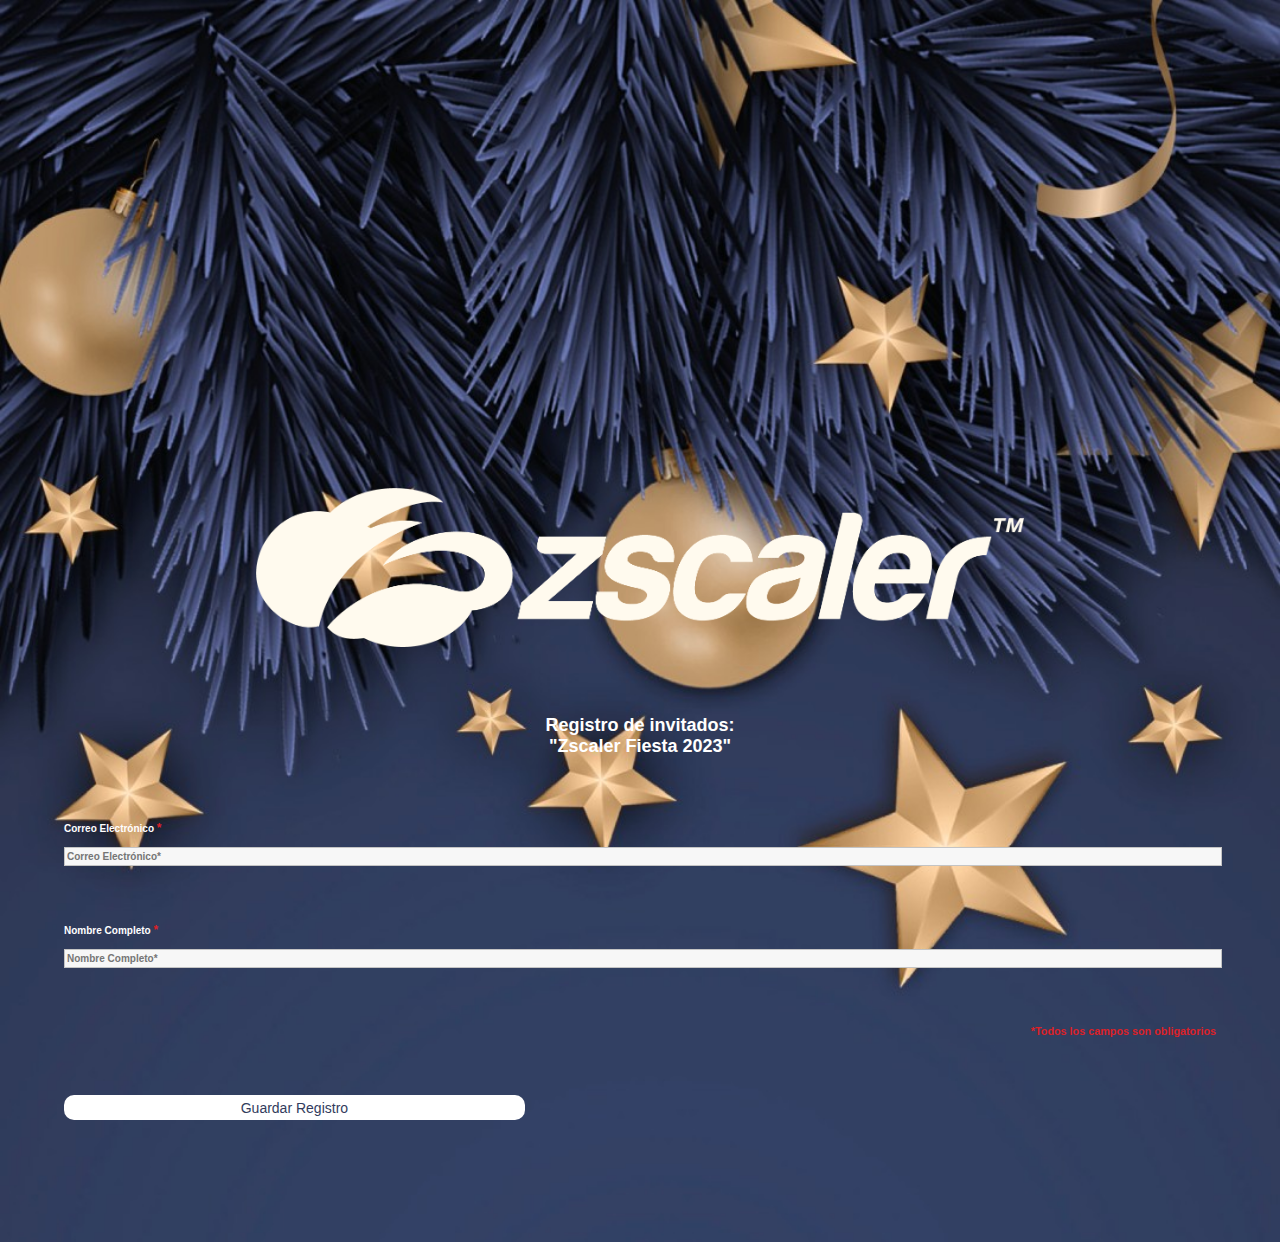
<file: index.html>
<!DOCTYPE html>
<html lang="en">
<head>
    <meta charset="UTF-8">
    <meta name="viewport" content="width=device-width, initial-scale=1.0">
    <title>fiestazscaler2023.com</title>
    <link rel="stylesheet" href="css/style.css">
    
</head>
<body onload="cargaDatos()">
    <!-- <img src="img/logo.jpg" alt="" srcset="" class="centerImage" onclick="borraCookie()"/> -->
    <div class="espacio">
        <img src="img/logo.png" class="logo" alt="" onclick="borraCookie()">
        <div class="title">Registro de invitados: <br> "Zscaler Fiesta 2023" </div>
        <!-- <div class="whiteLine"></div>
        <div class="instructions">
            Bienvenidos al portal de registro para vivir las experiencias de nuestra fiesta. <br>
            Compártenos tus datos para poder continuar con la dinámica <br>
        </div>
        <div class="whiteLine"></div> -->
        <div class="registrationForm">
            <div class="instructionsText">
                Correo Electrónico <b class="asterisc">*</b>
                <input type="text" class="elmentoFormularioinput" id="correoElectronico" placeholder="Correo Electrónico*">
                Nombre Completo <b class="asterisc"> *</b>
                <input type="text" class="elmentoFormularioinput" id="nombreCompleto" placeholder="Nombre Completo*"> 
                <div class="left">
                    <b class="asterisc">*Todos los campos son obligatorios</b>
                </div>
            </div>
            <div id="mensajeError" class="mensajeError"></div>
            <button class="botonRegistrarse" onclick="guardaDatos()">Guardar Registro</button>
        </div>
    </div>
    
    <script src="js/cookies.js"></script>
    <script>
        let urlServer = "https://mosaico.app:4000/fiestazscaler2023/"

        let uuidExperiencias = ""
        let numPuntos = ""
        let url = ""
        let botonGuardarDatos = false

        
        function borraCookie(){
            setCookie("uuidUsuarios", "",10)
            localStorage.setItem("uuidUsuarios", "");
        }

        async function cargaDatos(){
            let a = getCookie("uuidUsuarios")
            let b = localStorage.getItem("uuidUsuarios");
            a =  a == null ? "" : a;
            b =  b == null ? "" : b;
            let uuidUsuarios = a == "" ? a : b;
            if(uuidUsuarios != ""){
                window.location.href = `welcome.html`
            }

            const queryString = window.location.search;
            const urlParams = new URLSearchParams(queryString);
            uuidExperiencias = urlParams.get('uuid');
            numPuntos = urlParams.get('puntos');
            url = urlParams.get('url');

            // if(uuid == null || puntos == null){
            //     window.location.href = `index.html`
            // }
        }

        async function guardaDatos(){
            if (botonGuardarDatos == true){
                console.log("salimos por doble click al boton guardar")
                return;
            }
            botonGuardarDatos = true;
            let valido = true
            let mensaje = ""

            document.getElementById("mensajeError").innerHTML = ""
            let correoElectronico = new String(document.getElementById("correoElectronico").value);
            let nombreCompleto = new String(document.getElementById("nombreCompleto").value);
            
            correoElectronico = correoElectronico.trim()
           
            if (nombreCompleto.length <= 5) {
                valido = false
                mensaje = "Nombre demasiado corto"
            }
             
            if(mailInValido(correoElectronico)){
                valido = false
                mensaje = "correo electrónico no válido"
            }

            let datosRegistro = {
                "correoElectronico": correoElectronico,
                "nombreCompleto": nombreCompleto,
            }
            
            if (valido){
                let resul = await guardaEnServer(datosRegistro);
                if (resul.error == false){
                    let objeto = resul.message
                    let uuidUsuarios = objeto.uuidUsuarios
                    //let idEquipos = objeto.idEquipos
                    setCookie("uuidUsuarios", uuidUsuarios, 10)
                    localStorage.setItem("uuidUsuarios", uuidUsuarios);
                    let usuarioNuevo = resul.usuarioNuevo
                    
                    // if(usuarioNuevo){
                    //     window.location.href = `equipo.html?idEquipos=${idEquipos}`
                    //     return;
                    // }else if(url!== null ){
                    //     window.location.href = `trivia.html?idEquipos=${idEquipos}`
                    //     return;
                    // }else 
                    if((uuidExperiencias === null) && (numPuntos === null) ){
                        window.location.href = `welcome.html`
                        return;
                    }else if((uuidExperiencias != "") && (numPuntos != "") ){
                        window.location.href = `sumapuntos.html?uuidExperiencias=${uuidExperiencias}&numPuntos=${numPuntos}`
                        return;
                    }else{
                        window.location.href = `welcome.html`
                        return;
                    }
                    
                }else{
                    document.getElementById("mensajeError").innerHTML = resul.message
                }
            }else{
                document.getElementById("mensajeError").innerHTML = mensaje
            }
            botonGuardarDatos = false;
        }

    async function guardaEnServer(datosRegistro){
        let resul = {
            error : true,
            message: "",
            idUsuario: 0,
            statusCode: 0,
            uuidUsuarios : "",
            idEquipo : 0,
            usuarioNuevo : false
        }
        const data = datosRegistro
        const dataJson = JSON.stringify(data)

        const settings = {
            method: 'POST',
            headers: {
                Accept: 'application/json',
                'Content-Type': 'application/json',
            },
            body: 
                dataJson
        };
        try{
            const fetchResponse = await fetch(`${urlServer}guardaUsuario`, settings);
            const data = await fetchResponse.json();
            console.log("Data" + JSON.stringify(data))
                    
            if(data.statusCode == 200){
                resul.error = false
                resul.statusCode = data.statusCode
                resul.idUsuario = data.message.insertId
                resul.message = data.message
                resul.uuidUsuarios = data.message.uuidUsuarios
                resul.usuarioNuevo = data.message.usuarioNuevo
            }else{                        
                resul.statusCode = data.statusCode
                resul.message = data.message
            }
            return resul;
        } catch (e) {
            console.log("Error" + e)
            resul.statusCode = 404
            resul.error = true
            resul.message = e
            return resul;
        }
    }
    
    function mailInValido(correoUsuario) {
        let esInValido = true
        if  (/^\w+([\.-]?\w+)*@\w+([\.-]?\w+)*(\.\w{2,3})+$/.test(correoUsuario)) {
            esInValido = false
        } 
        return esInValido
    }
    </script>
</body>
</html>
</file>
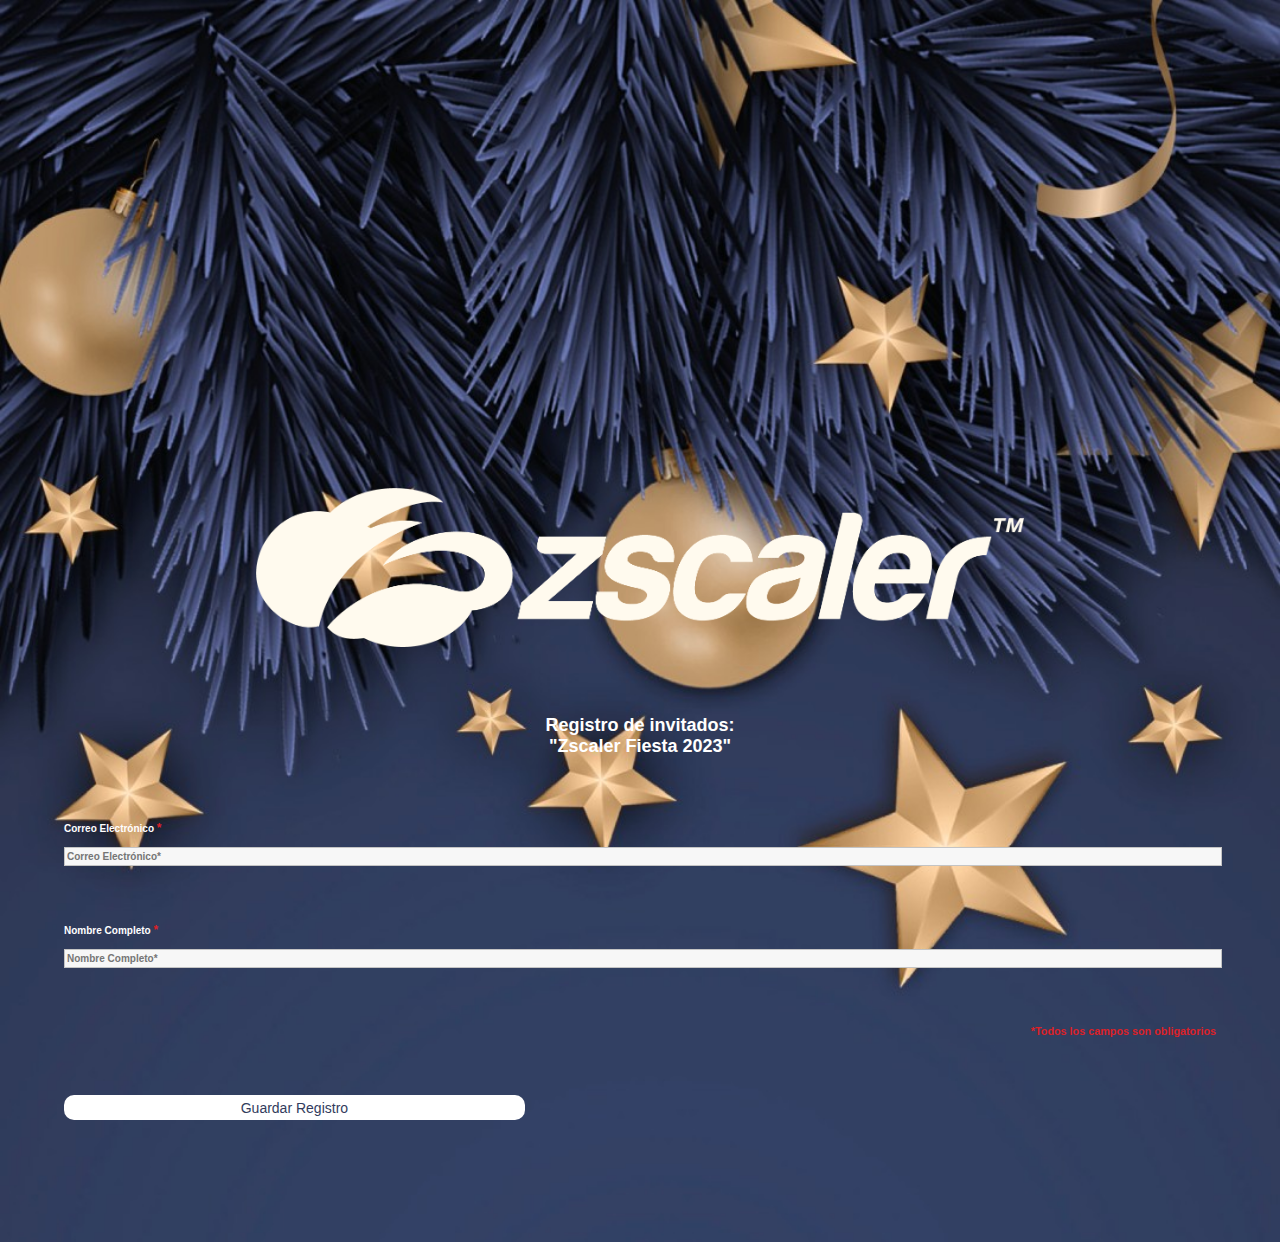
<file: index2.html>
<!DOCTYPE html>
<html lang="en">
<head>
    <meta charset="UTF-8">
    <meta name="viewport" content="width=device-width, initial-scale=1.0">
    <title>fiestazscaler2023.com</title>
    <link rel="stylesheet" href="css/style.css">
    
</head>
<body onload="cargaDatos()">
    <!-- <img src="img/logo.jpg" alt="" srcset="" class="centerImage" onclick="borraCookie()"/> -->
    <div class="espacio">
        <img src="img/logo.png" class="logo" alt="" onclick="borraCookie()">
        <div class="title">Registro de invitados: <br> "Zscaler Fiesta 2023" </div>
        <!-- <div class="whiteLine"></div>
        <div class="instructions">
            Bienvenidos al portal de registro para vivir las experiencias de nuestra fiesta. <br>
            Compártenos tus datos para poder continuar con la dinámica <br>
        </div>
        <div class="whiteLine"></div> -->
        <div class="registrationForm">
            <div class="instructionsText">
                Correo Electrónico <b class="asterisc">*</b>
                <input type="text" class="elmentoFormularioinput" id="correoElectronico" placeholder="Correo Electrónico*">
                Nombre Completo <b class="asterisc"> *</b>
                <input type="text" class="elmentoFormularioinput" id="nombreCompleto" placeholder="Nombre Completo*"> 
                <div class="left">
                    <b class="asterisc">*Todos los campos son obligatorios</b>
                </div>
            </div>
            <div id="mensajeError" class="mensajeError"></div>
            <button class="botonRegistrarse" onclick="guardaDatos()">Guardar Registro</button>
        </div>
    </div>
    
    <script src="js/cookies.js"></script>
    <script>
        let urlServer = "https://mosaico.app:4000/fiestazscaler2023/"

        let uuidExperiencias = ""
        let numPuntos = ""
        let url = ""
        let botonGuardarDatos = false

        
        function borraCookie(){
            setCookie("uuidUsuarios", "",10)
            localStorage.setItem("uuidUsuarios", "");
        }

        async function cargaDatos(){
            let a = getCookie("uuidUsuarios")
            let b = localStorage.getItem("uuidUsuarios");
            a =  a == null ? "" : a;
            b =  b == null ? "" : b;
            let uuidUsuarios = a == "" ? a : b;
            if(uuidUsuarios != ""){
                window.location.href = `welcome.html`
            }

            const queryString = window.location.search;
            const urlParams = new URLSearchParams(queryString);
            uuidExperiencias = urlParams.get('uuid');
            numPuntos = urlParams.get('puntos');
            url = urlParams.get('url');

            // if(uuid == null || puntos == null){
            //     window.location.href = `index.html`
            // }
        }

        async function guardaDatos(){
            if (botonGuardarDatos == true){
                console.log("salimos por doble click al boton guardar")
                return;
            }
            botonGuardarDatos = true;
            let valido = true
            let mensaje = ""

            document.getElementById("mensajeError").innerHTML = ""
            let correoElectronico = new String(document.getElementById("correoElectronico").value);
            let nombreCompleto = new String(document.getElementById("nombreCompleto").value);
            
            correoElectronico = correoElectronico.trim()
           
            if (nombreCompleto.length <= 5) {
                valido = false
                mensaje = "Nombre demasiado corto"
            }
             
            if(mailInValido(correoElectronico)){
                valido = false
                mensaje = "correo electrónico no válido"
            }

            let datosRegistro = {
                "correoElectronico": correoElectronico,
                "nombreCompleto": nombreCompleto,
            }
            
            if (valido){
                let resul = await guardaEnServer(datosRegistro);
                if (resul.error == false){
                    let objeto = resul.message
                    let uuidUsuarios = objeto.uuidUsuarios
                    //let idEquipos = objeto.idEquipos
                    setCookie("uuidUsuarios", uuidUsuarios, 10)
                    localStorage.setItem("uuidUsuarios", uuidUsuarios);
                    let usuarioNuevo = resul.usuarioNuevo
                    
                    // if(usuarioNuevo){
                    //     window.location.href = `equipo.html?idEquipos=${idEquipos}`
                    //     return;
                    // }else if(url!== null ){
                    //     window.location.href = `trivia.html?idEquipos=${idEquipos}`
                    //     return;
                    // }else 
                    // if((uuidExperiencias === null) && (numPuntos === null) ){
                    //     window.location.href = `welcome.html`
                    //     return;
                    // }else if((uuidExperiencias != "") && (numPuntos != "") ){
                    //     window.location.href = `sumapuntos.html?uuidExperiencias=${uuidExperiencias}&numPuntos=${numPuntos}`
                    //     return;
                    // }else{
                    //     window.location.href = `welcome.html`
                    //     return;
                    // }
                    window.location.href = `qr.html?uuid=${uuidUsuarios}`
                    
                }else{
                    document.getElementById("mensajeError").innerHTML = resul.message
                }
            }else{
                document.getElementById("mensajeError").innerHTML = mensaje
            }
            botonGuardarDatos = false;
        }

    async function guardaEnServer(datosRegistro){
        let resul = {
            error : true,
            message: "",
            idUsuario: 0,
            statusCode: 0,
            uuidUsuarios : "",
            idEquipo : 0,
            usuarioNuevo : false
        }
        const data = datosRegistro
        const dataJson = JSON.stringify(data)

        const settings = {
            method: 'POST',
            headers: {
                Accept: 'application/json',
                'Content-Type': 'application/json',
            },
            body: 
                dataJson
        };
        try{
            const fetchResponse = await fetch(`${urlServer}guardaUsuario`, settings);
            const data = await fetchResponse.json();
            console.log("Data" + JSON.stringify(data))
                    
            if(data.statusCode == 200){
                resul.error = false
                resul.statusCode = data.statusCode
                resul.idUsuario = data.message.insertId
                resul.message = data.message
                resul.uuidUsuarios = data.message.uuidUsuarios
                resul.usuarioNuevo = data.message.usuarioNuevo
            }else{                        
                resul.statusCode = data.statusCode
                resul.message = data.message
            }
            return resul;
        } catch (e) {
            console.log("Error" + e)
            resul.statusCode = 404
            resul.error = true
            resul.message = e
            return resul;
        }
    }
    
    function mailInValido(correoUsuario) {
        let esInValido = true
        if  (/^\w+([\.-]?\w+)*@\w+([\.-]?\w+)*(\.\w{2,3})+$/.test(correoUsuario)) {
            esInValido = false
        } 
        return esInValido
    }
    </script>
</body>
</html>
</file>
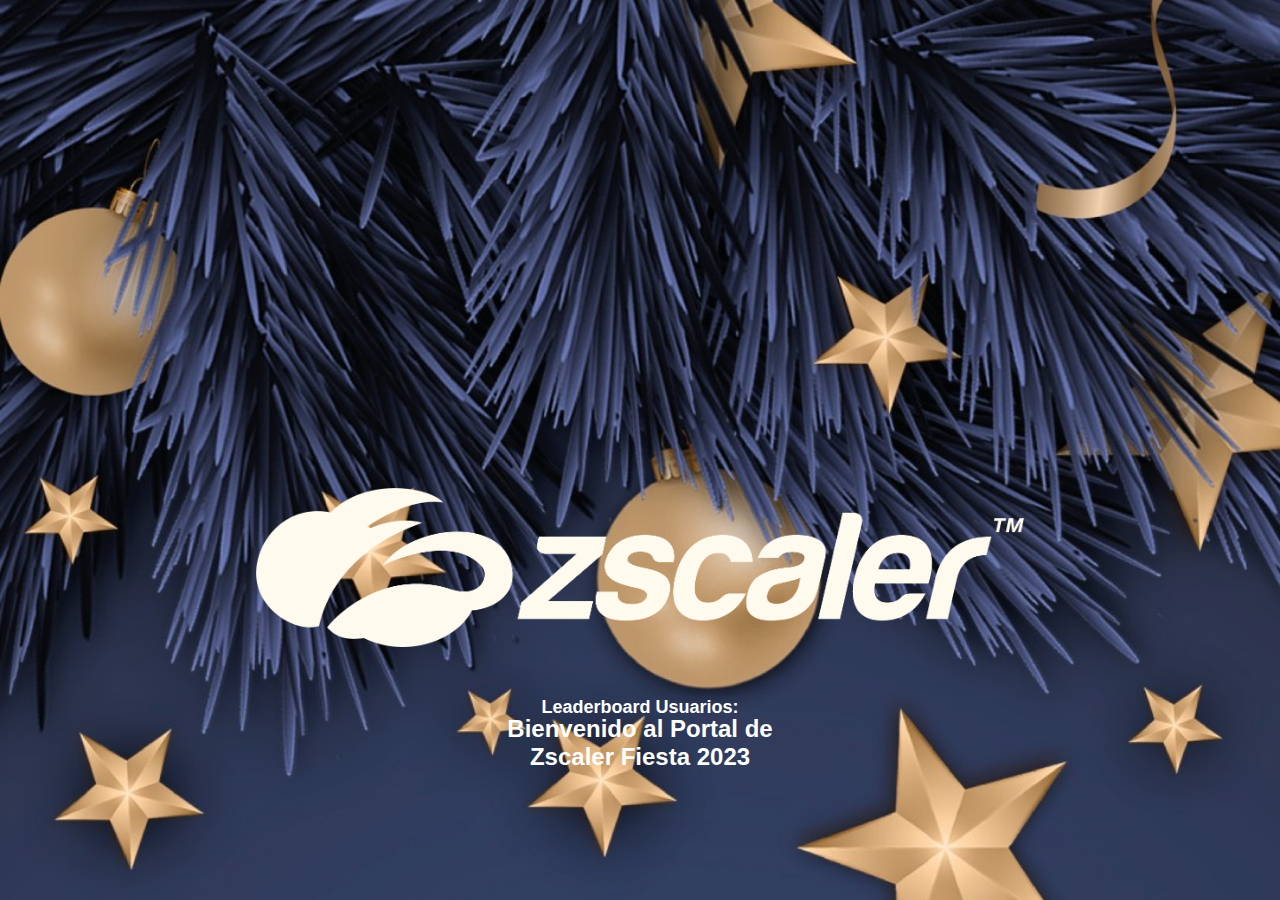
<file: lista.html>
<!DOCTYPE html>
<html lang="en">
<head>
    <meta charset="UTF-8">
    <meta name="viewport" content="width=device-width, initial-scale=1.0">
    <title>fiestazscaler2023.com</title>
    <link rel="stylesheet" href="css/style.css">
    
</head>
<body onload="cargaDatos()">
    <!-- <img src="img/logo.jpg" alt="" srcset="" class="centerImage" onclick="borraCookie()"/> -->
    
    <div class="espacio">
        <img src="img/logo.png" class="logo" alt="">
        <div class="title2">Bienvenido al Portal de <br> Zscaler Fiesta 2023</div>
    </div>
    <br><br><br>
    <div class="title" >Leaderboard Usuarios:</div>
    <br><br>
    <div class="title" id="lista"></div>
    
    <script src="js/cookies.js"></script>
    <script>
        function borraCookie(){
            setCookie("uuidUsuarios", "",10)
        }
        
        let urlServer = "https://mosaico.app:4000/fiestazscaler2023/"
        async function cargaDatos(){
                            
            try {
                const fetchResponse = await fetch(`${urlServer}reporteTopUsuariosConPuntos`);
                const data = await fetchResponse.json();
                resul = data.statusCode
                if(resul == 200){
                    let lista = document.getElementById("lista")
                    let html = ""
                    for (let i = 0; i < data.message.length; i++) {
                        if((i % 2) == 1){
                            html += "<div class='title4'>" + data.message[i].nombreCompleto + " - " + data.message[i].puntosTotales + " puntos</div>"
                        }else{
                            html += "<div class='gold title4 '>" + data.message[i].nombreCompleto + " - " + data.message[i].puntosTotales + " puntos</div>"
                        }
                    }
                    lista.innerHTML = html
                }
            } catch (e) {
                console.log("Error:" + e)
            }

        }
    </script>
</body>
</html>
</file>
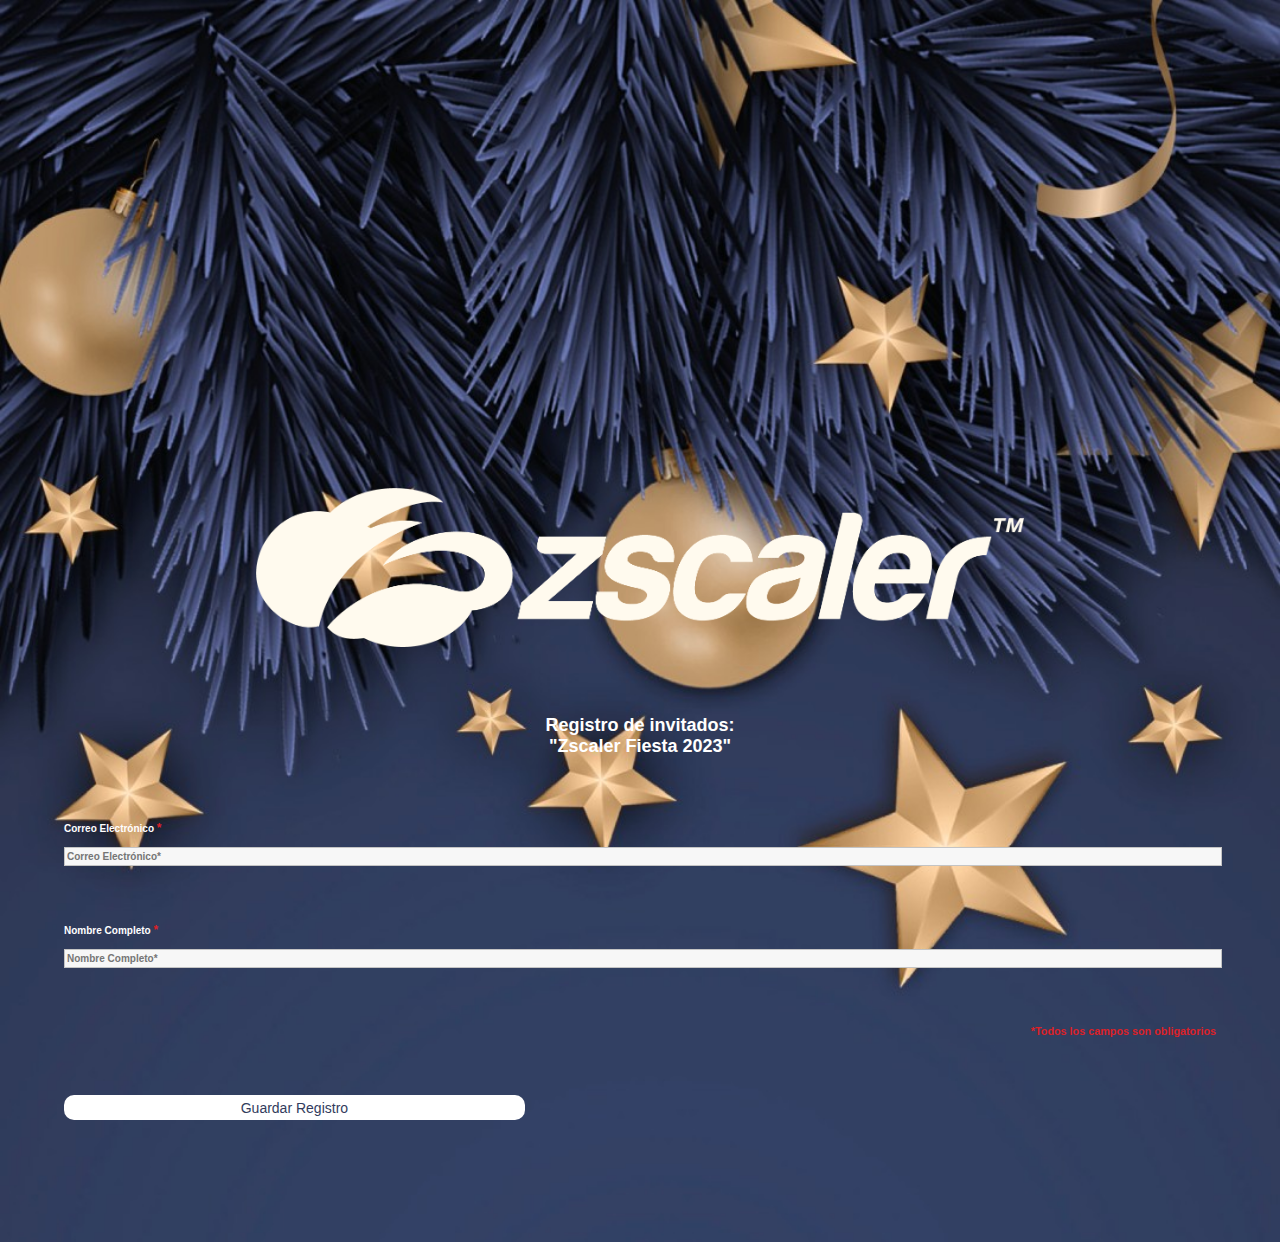
<file: qr.html>
<!DOCTYPE html>
<html lang="en">
<head>
    <meta charset="UTF-8">
    <meta name="viewport" content="width=device-width, initial-scale=1.0">
    <title>fiestazscaler2023.com</title>
    <link rel="stylesheet" href="css/style.css">
    
</head>
<body onload="cargaDatos()">
    <!-- <img src="img/logo.jpg" alt="" srcset="" class="centerImage" onclick="borraCookie()"/> -->
    
    <div class="espacio">
        <img src="img/logo.png" class="logo2" alt="">
        <!-- <div class="title2">Código QR</div> -->
    </div>
    <!-- <div class="blanco"> -->
        <div id="qrcode1" class="qr"></div>
    <!-- </div> -->
    

    </div>
    <script src="js/cookies.js"></script>
    <script src="js/qrcode.js"></script>
    <script>
        function borraCookie(){
            setCookie("uuidUsuarios", "",10)
            localStorage.setItem("uuidUsuarios", "");
        }
        
        let urlServer = "https://mosaico.app:4000/fiestazscaler2023/"
        async function cargaDatos(){

            const queryString = window.location.search;
            const urlParams = new URLSearchParams(queryString);
            let uuidExperiencias = urlParams.get('uuid');
            let numPuntos = urlParams.get('puntos');
            
            if ( uuidExperiencias=="" && numPuntos=="" ){
                console.log("Empezamos desde cero")
            }else{
                console.log({uuidExperiencias})
                console.log({numPuntos})
            }
            
            let a = getCookie("uuidUsuarios")
            let b = localStorage.getItem("uuidUsuarios");
            a =  a == null ? "" : a;
            b =  b == null ? "" : b;
            let uuidUsuarios = a == "" ? a : b;
            
            if(!uuidUsuarios){
                window.location.href = `index2.html`
            }
            
            // dataJson = {
            //     "uuidUsuarios": uuidUsuarios,
            //     "uuidExperiencias": uuidExperiencias,
            //     "puntosExperiencias": numPuntos
            // }

            // const settings = {
            //     method: 'POST',
            //     headers: {
            //         Accept: 'application/json',
            //         'Content-Type': 'application/json',
            //     },
            //     body: 
            //         JSON.stringify(dataJson)
            // };
                            
            // try {
            //     const fetchResponse = await fetch(`${urlServer}dameUsuarioByUUID`, settings);
            //     const data = await fetchResponse.json();
            //     resul = data.statusCode
            //     let puntosTotales = data.message[0].puntosTotales
            //     let nombreCompleto = data.message[0].nombreCompleto

            //     // let valPuntos = puntosTotales == null ? 0: puntosTotales
                
            //     // document.getElementById("puntosTotales").innerHTML = valPuntos
            //     // document.getElementById("nombreCompleto").innerHTML = nombreCompleto
                
            //     if(resul == 200){
            //         nombreCompleto = data.message[0].nombreCompleto
            //         document.getElementById("nombreCompleto").innerHTML = nombreCompleto
            //         let puntosTotales = data.message[0].puntosTotales
            //         document.getElementById("puntosTotales").innerHTML = puntosTotales === null ? "0 puntos" : puntosTotales + " puntos"
            //     }else{
            //         console.log("Error: " + data.message)
            //     }
            // } catch (e) {
            //     console.log("Error:" + e)
            // }

            //create QR code using variable UUID
            try{
                new QRCode(document.getElementById('qrcode1'), uuidUsuarios);
                document.getElementById("qrcode1").className = "qr"
            }catch(err){
                console.log(err)
            }


        }
    </script>
</body>
</html>
</file>
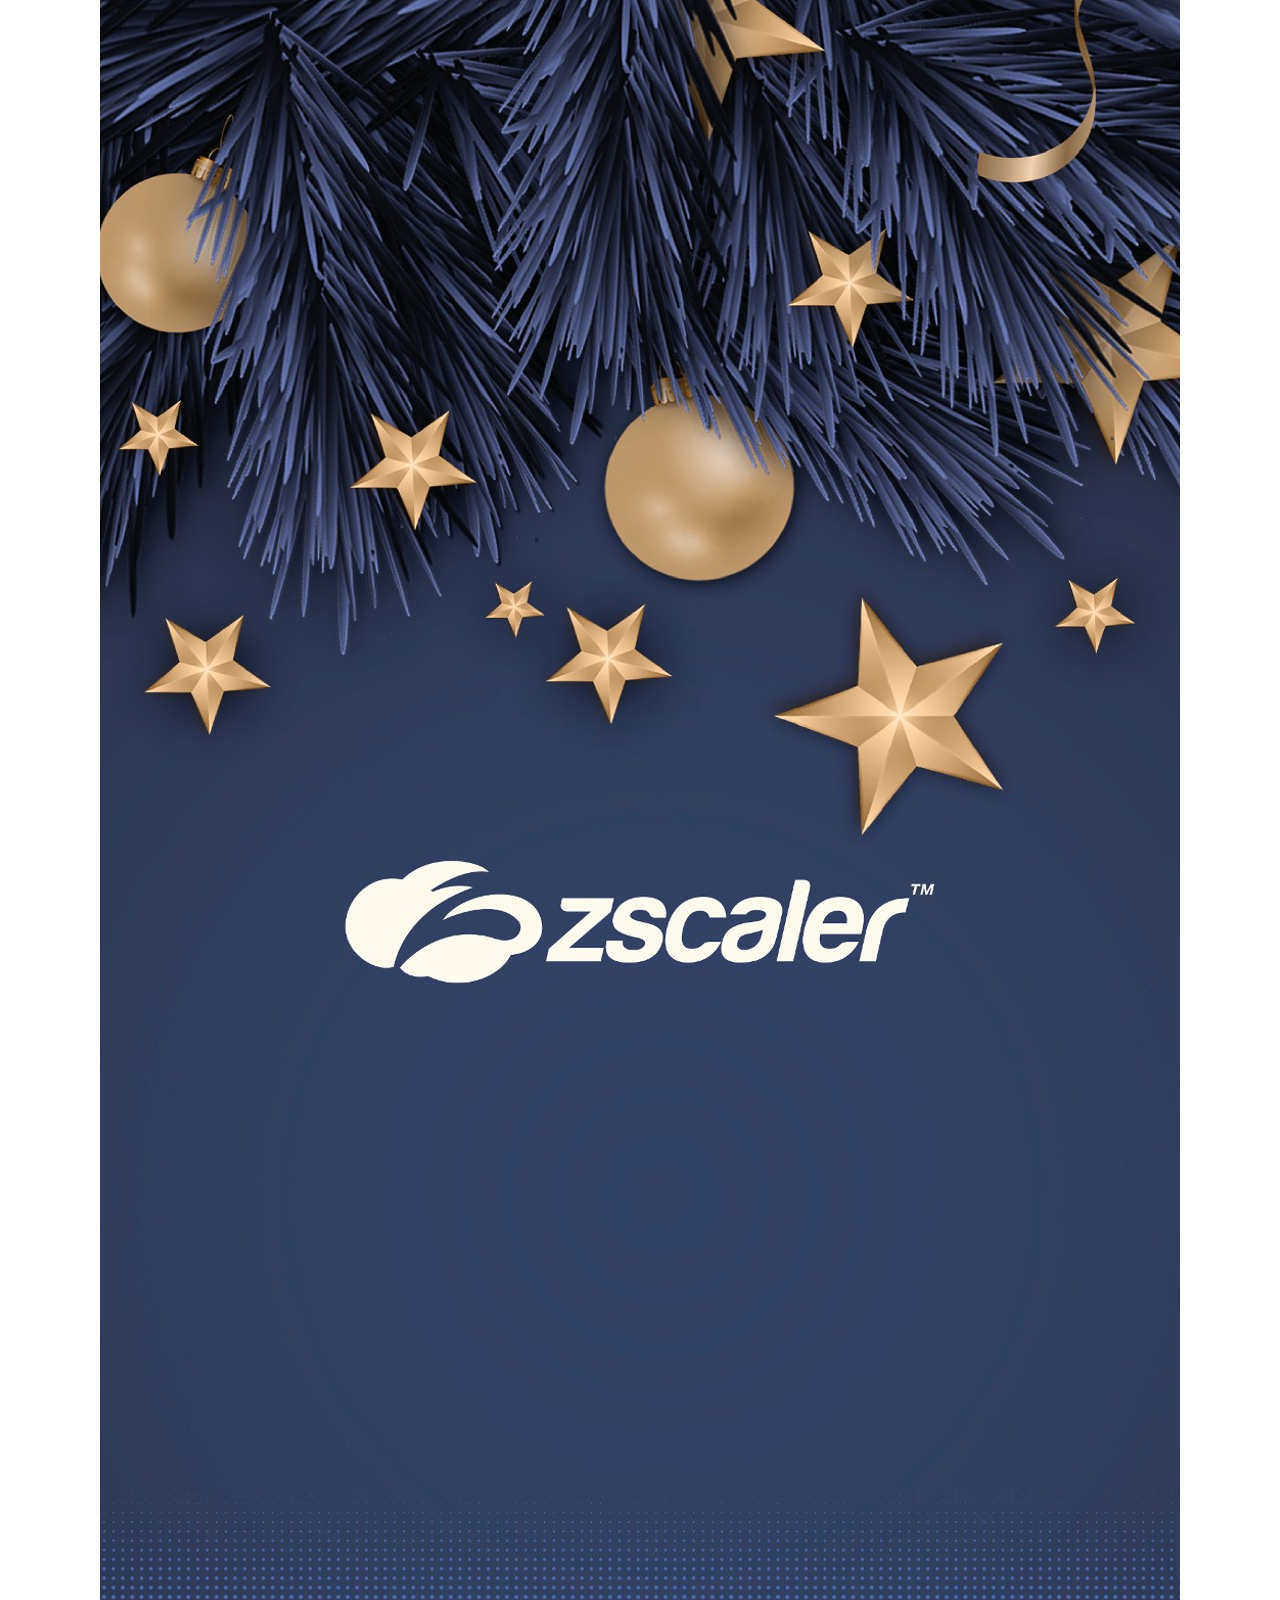
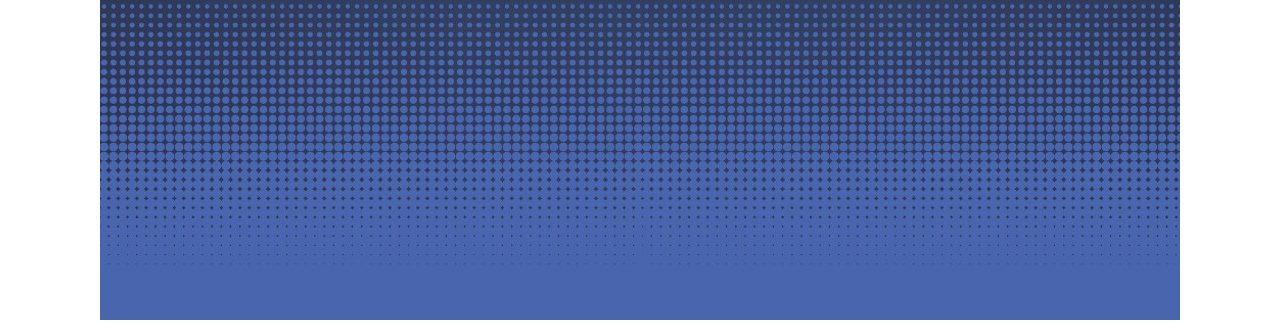
<file: ruleta.html>
<!DOCTYPE html>
<html lang="en">
<head>
    <meta charset="UTF-8">
    <meta http-equiv="X-UA-Compatible" content="IE=edge">
    <meta name="viewport" content="width=device-width, initial-scale=1.0">
    <title>LOTTIE</title>
    <script src="js/lottie.js"></script>
    <link rel="stylesheet" href="css/styleHD.css">
    <link rel="apple-touch-icon" sizes="180x180" href="/apple-touch-icon.png">
    <link rel="icon" type="image/png" sizes="32x32" href="/favicon-32x32.png">
    <link rel="icon" type="image/png" sizes="16x16" href="/favicon-16x16.png">
    <link rel="manifest" href="/site.webmanifest">
    <script src="js/jquery.min.js"  type='text/javascript'></script>
    <script src="js/qrcode.js"  type='text/javascript'></script>
    <script src="js/pixi.js"></script>
    <script src="js/cookie.js"type="text/javascript"></script>    
</head>
<body onload="cargaDatos()">
    <div id="element5" class="element siVisible">
        <img src="img/back2.jpg" alt="" srcset="" onclick="" id="imagen">
    </div>  
    <br><br><br><br><br><br><br><br><br><br><br><br><br><br><br><br><br><br><br><br><br><br>
    <div class="cuerpo element noVisible" id="divRuleta">
        <div class="centrado">
            <canvas id="myCanvas" class=""></canvas>    
        </div>
    </div>
    <div id="element1" class="element noVisible">
    </div>
    <div id="element2" class="element noVisible">
    </div>
    <div id="element3" class="element noVisible">
    </div>
    <div id="element4" class="element noVisible">
    </div>  
    
    
    <!-- <div id="elem" class="element"></div>-->
    <script type="text/javascript">
        //LAPTOP EMILIO 11:10pm del 24 de Mayo 2023
        let yaConfiguramosSerial = false
        var lottie1
        var lottie2
        var lottie3
        var lottie4
        let numPremios = 100
        let numHorasServicio = 100
        let horaArranque = '00:00'
        let metodoEntregaPremios = 0
        let numIntentos = 0
        let numLectura = 0
        let numGanadores = 0

        let numCarriles = 6
        let inventarioPremios = {
            carril01 : 0,
            carril02 : 0,
            carril03 : 0,
            carril04 : 0,
            carril05 : 0,
            carril06 : 0
        }
        let arrayGanadores = []
        let arrayGanadoresRandom = []
        // ;Emilio Jose San Miguel   :::KIA:::ID:::000021
        let maxQR = 36
        let numIntentosMaximo
        
        function cargaDatos(){
            //pregunta al usuario por el numero de premios a entregar
            numPremios = prompt("¿Cuantos premios se van a entregar?", "10");
            numIntentosMaximo = prompt("¿Cuantos participantes habra en la rifa?", "20");
            //convertir string a Int
            numPremios = parseInt(numPremios)
            numIntentosMaximo = parseInt(numIntentosMaximo)

            //Algoritmo de seleccion de ganadores
            //numPremios 
            //numIntentosMaximo 
            let listaGanadoresOrdenada = Array.from({length: numIntentosMaximo}, (v, k) => k+1); 
            console.log(listaGanadoresOrdenada)

            let listaGanadoresAleatoria = listaGanadoresOrdenada
            .map(value => ({ value, sort: Math.random() }))
            .sort((a, b) => a.sort - b.sort)
            .map(({ value }) => value)
            console.log(listaGanadoresAleatoria)

            arrayGanadoresRandom = listaGanadoresAleatoria.slice(0, numPremios);
            console.log(arrayGanadoresRandom)
            
            element = document.getElementById("element")
            lottie1 = lottie.loadAnimation({
            container: element1, // the dom element that will contain the animation
            renderer: 'svg',
            loop: true,
            autoplay: false,
            path: 'lottie/1663-balloons.json' // the path to the animation json
            });
            
            lottie2 = lottie.loadAnimation({
            container: element2, // the dom element that will contain the animation
            renderer: 'svg',
            loop: true,
            autoplay: false,
            path: 'lottie/92235-confetti.json' // the path to the animation json
            });

            lottie3 = lottie.loadAnimation({
            container: element3, // the dom element that will contain the animation
            renderer: 'svg',
            loop: true,
            autoplay: false,
            path: 'lottie/contador.json' // the path to the animation json
            });

            lottie4 = lottie.loadAnimation({
            container: element4, // the dom element that will contain the animation
            renderer: 'svg',
            loop: true,
            autoplay: false,
            path: 'lottie/91878-bouncy-fail.json' // the path to the animation json
            });

            //Leer desde Cookie los valores persistentes
            metodoEntregaPremios = parseInt(getCookie("metodoEntregaPremios"));
            numPremios = parseInt(getCookie("numPremios"))
            numGanadores = parseInt(getCookie("numGanadores"))
            numIntentos = parseInt(getCookie("numIntentos"))

            numHorasServicio = parseInt(getCookie("numHorasServicio"))
            horaArranque = getCookie("horaArranque")
            numCarriles = parseInt(getCookie("numCarriles"))
            inventarioPremios.carril01 = parseInt(getCookie("capacidadCarril1"))
            inventarioPremios.carril02 = parseInt(getCookie("capacidadCarril2"))
            inventarioPremios.carril03 = parseInt(getCookie("capacidadCarril3"))
            inventarioPremios.carril04 = parseInt(getCookie("capacidadCarril4"))
            inventarioPremios.carril05 = parseInt(getCookie("capacidadCarril5"))
            inventarioPremios.carril06 = parseInt(getCookie("capacidadCarril6"))
            arrayGanadores = getCookie("arrayGanadores").split(',');
            //arrayGanadoresRandom = getCookie("arrayGanadoresRandom").split(',');
                        
            creaEventosTeclado()
        }
        var port, textEncoder, writableStreamClosed, writer;
    
        async function connectSerial() {
            // if (document.getElementById("salir").innerHTML == "Salir" ){
            //     window.location.href = 'index.html';
            // }else{       
                strInput = ""
                console.log("entramos a conecct serial")
                if ("serial" in navigator) {
                    try {

                        const portsYaAutorizados = await navigator.serial.getPorts();    
                        if (portsYaAutorizados.length){
                            port = portsYaAutorizados[0];
                            console.log("Ya autorizado");
                        }else{
                            console.log("Vamos a Preguntar de nuevo");
                            const filters = [
                            { usbVendorId: 0x2341, usbProductId: 0x0042 }
                            //     ,{ usbVendorId: 0x2341, usbProductId: 0x0001 }
                            ];
                            port = await navigator.serial.requestPort({ filters });
                        }
                        
                        await port.open({ baudRate: "9600" });
                        // const { usbProductId, usbVendorId } = port.getInfo();
                        // console.log({usbProductId})
                        // console.log({usbVendorId})
                        listenToPort();
            
                        textEncoder = new TextEncoderStream();
                        writableStreamClosed = textEncoder.readable.pipeTo(port.writable);
            
                        writer = textEncoder.writable.getWriter();
                        //await sendCharacterNumber(49);
                        // writer = port.writable.getWriter();
                        // const data = new Uint8Array([49]);
                        //document.getElementById("salir").innerHTML = "Entrega..."
                        //setTimeout(sendCharacterNumber,2000)
                        console.log("salimos de conect serial")
                        yaConfiguramosSerial=true
                    } catch(err) {
                        alert("Serial Connection Failed: " + err);
                    }
                }else{
                    alert("API serial no soportada");
                }
            // }
        }

        async function sendCharacterNumber(){
            let carrilParaDespachar = 0;
            let aleatorios = []
            if (inventarioPremios.carril01 > 0){
                aleatorios.push("carril01")
            }
             if (inventarioPremios.carril02 > 0){
                aleatorios.push("carril02")
            }
             if (inventarioPremios.carril03 > 0){
                aleatorios.push("carril03")
            }
             if (inventarioPremios.carril04 > 0){
                aleatorios.push("carril04")
            }
             if (inventarioPremios.carril05 > 0){
                aleatorios.push("carril05")
            }
             if (inventarioPremios.carril06 > 0){
                aleatorios.push("carril06")
            }

            const randomIndex = Math.floor(Math.random() * aleatorios.length);
            console.log({aleatorios})
            let seleccionado = aleatorios[randomIndex]
            console.log({seleccionado})


             if (seleccionado == "carril01"){
                carrilParaDespachar = 1
                --inventarioPremios.carril01;
            }else if (seleccionado == "carril02"){
                carrilParaDespachar = 2
                --inventarioPremios.carril02;
            }else if (seleccionado == "carril03"){
                carrilParaDespachar = 3
                --inventarioPremios.carril03;
            }else if (seleccionado == "carril04"){
                carrilParaDespachar = 4
                --inventarioPremios.carril04;
            }else if (seleccionado == "carril05"){
                carrilParaDespachar = 5
                --inventarioPremios.carril05;
            }else if (seleccionado == "carril06"){
                carrilParaDespachar = 6
                --inventarioPremios.carril06;
            }
            console.log({carrilParaDespachar})
             

            try{
                await writer.write("" + carrilParaDespachar);
            }catch(err){
                console.error("Mensaje: " + err)
            }
        }

        function iniciaAnimacion(){
            document.getElementById("element1").className = "element siVisible"
            document.getElementById("element2").className = "element siVisible"
            lottie1.play()
            lottie2.play()
        }

        function detenAnimacion(){
            document.getElementById("element1").className = "element noVisible"
            document.getElementById("element2").className = "element noVisible"
            lottie1.stop()
            lottie2.stop()
        }

        function iniciaAnimacionFail(){
            document.getElementById("element4").className = "element siVisible"
            lottie4.play()
        }

        function detenAnimacionFail(){
            document.getElementById("element4").className = "element noVisible"
            lottie4.stop()
        }

        async function regresa(){
            window.location.href = `zscaler.html`;
        }

        const canvas = document.getElementById('myCanvas');
        const app = new PIXI.Application({
            view: canvas,
            width: 1080,
            height: 1080,
            backgroundColor : 0x344164
            // backgroundColor : 0x00ff00
        });

        let girando = false;

        // app.loader.add('boton', '/jpg/boton.webp')
        // Load the bunny texture
        app.loader.add('arrow', 'img/arrow.png')

        // Load the bunny texture
        app.loader.add('ruleta', 'img/ruleta.png')
        .load(startup);

    function startup()
    {
        // var boton = new PIXI.Sprite(app.loader.resources.boton.texture);
        // boton.anchor.set(0.5);
        // boton.height = app.renderer.height/2;
        // boton.width = boton.height;

        // boton.x = app.renderer.width / 2;
        // boton.y = app.renderer.height / 9;
        
        var arrow = new PIXI.Sprite(app.loader.resources.arrow.texture);
        arrow.anchor.set(0.5);

        arrow.width = app.renderer.width/10;
        arrow.height = app.renderer.height/10;
        arrow.x = app.renderer.width / 2;
        
        var ruleta = new PIXI.Sprite(app.loader.resources.ruleta.texture);

        // Center the sprite's anchor point
        ruleta.anchor.set(0.5);

        // Move the sprite to the center of the screen
        ruleta.height = app.renderer.height * .7;
        ruleta.width = ruleta.height;
        
        ruleta.x = app.renderer.width / 2;
        ruleta.y = app.renderer.height * .40;

        arrow.y = ruleta.y - ruleta.height/2;

        app.stage.addChild(ruleta);
        app.stage.addChild(arrow);
        // app.stage.addChild(boton);

                // Listen for animate update
        app.ticker.add(function(delta)
        {
            if(girando){
                ruleta.rotation += 0.1 * delta;
            }
        });

        // boton.on('click', gira);
        // boton.on('tap',  gira);
        // boton.interactive = true;
        // boton.buttonMode = true;

    }

    function gira(){
        if(girando){
            girando = false;
            //detenAnimacion()
        }else{
            girando = true
            //iniciaAnimacion()
        }
    }
    let strInput = ""
    let index = 0
    let idInvitado 

    function addEvent(element, eventName, callback) {
            if (element.addEventListener) {
                element.addEventListener(eventName, callback, false);
            } else if (element.attachEvent) {
                element.attachEvent("on" + eventName, callback);
            } else {
                element["on" + eventName] = callback;
            }
        }
    
    async function creaEventosTeclado(){
            addEvent(document, "keypress", function (e) {
                e = e || window.event;
                console.log("**Leemos teclado**")
                console.log({strInput})
                console.log({index})
                key = e.key
                console.log({key})
                keyCode = e.keyCode
                console.log({keyCode})
                // strInput += e.key
                // index +=1
                let largoCodigoQR =maxQR
                if (e.keyCode == 13) {
                    largoCodigoQR = strInput.length
                }
                if (e.keyCode == 188) {
                    strInput=""
                    index = 0
                }
                excedeLargoCodigoQR = largoCodigoQR + 1
                if(index < largoCodigoQR){
                    // if(e.keyCode == 34){
                    //     console.log("alto")
                    //     strInput += "@"
                    // }else if(e.keyCode == 39){
                    //     console.log("alto")
                    //     strInput += "-"
                    // }else if(e.keyCode == 63){
                    //     console.log("alto")
                    //     strInput += "_"
                    // }else{
                           strInput += e.key
                    // }
                    
                    index +=1
                }else if(index == largoCodigoQR){
                    console.log("**Entramos con: **")
                    temp  = strInput;
                    idInvitado = simboloQR + temp
                    console.log({idInvitado})
                    tenemosQR(idInvitado)
                    index = 0
                    strInput = ""
                }else if(index > largoCodigoQR){
                    index = 0
                    strInput = ""
                }
            });

            document.addEventListener('paste', (event) => {
                largoCodigoQR = maxQR
                event.preventDefault();
                nuevo = (event.clipboardData.getData('text/plain'));
                paste = nuevo;
                index = paste.length
                let strLlenado = paste.toUpperCase()
                if(index == (largoCodigoQR)){
                    index = 0
                    strInput = ''
                    idInvitado = simboloQR + paste
                    tenemosQR(idInvitado)
                }else if(strLlenado.toUpperCase() == simboloQR + "LLENADO"){
                    idInvitado = paste
                    tenemosQR(idInvitado)      
                }else if(instruccion == "STATUS"){
                    dameStatus()
                }else if(strLlenado.toUpperCase() == simboloQR + "RESETGANADORES"){
                    numGanadores = 0
                    setCookie("numGanadores", numGanadores, 10);      
                }
            });
   
        }
        
        // let numPremios = 100
        // let numHorasServicio = 100
        // let horaArranque = new Date()
        // let numCarriles = 6
        // let numPremiosXcarril = 6

        let simboloQR = "///"
        // let simboloQR = "---"

        function dameStatus(){
            let str = 
            `
            # de Códigos QR leídos: ${numLectura}
            # de ganadores: ${numGanadores}
            Carril 1: ${inventarioPremios.carril01}
            Carril 2: ${inventarioPremios.carril02}
            Carril 3: ${inventarioPremios.carril03}
            Carril 4: ${inventarioPremios.carril04}
            Carril 5: ${inventarioPremios.carril05}
            Carril 6: ${inventarioPremios.carril06}
            `;
            alert(str)
        }

        async function tenemosQR(idInvitado){
            //Aqui verficiamos el segundo que es desde la hora de inciio y validamos en array
            console.log({idInvitado})

            //Vamos a ver si es intruccion de llenado de vending
            if(idInvitado.includes(simboloQR)){
                let instruccion = idInvitado.split(simboloQR)[1]
                instruccion = instruccion.toUpperCase()
                if(instruccion == "RESETGANADORES"){
                    numLectura = 0
                    setCookie("numLectura", numLectura, 10);
                    numGanadores = 0
                    setCookie("numGanadores", numGanadores, 10);
                    dameStatus()
                }else if(instruccion == "STATUS"){
                    dameStatus()
                }else if(instruccion == "LLENADO"){
                    console.log("entramos llenado")
                    inventarioPremios.carril01 = parseInt(getCookie("capacidadMaximaCarril1"))
                    inventarioPremios.carril02 = parseInt(getCookie("capacidadMaximaCarril2"))
                    inventarioPremios.carril03 = parseInt(getCookie("capacidadMaximaCarril3"))
                    inventarioPremios.carril04 = parseInt(getCookie("capacidadMaximaCarril4"))
                    inventarioPremios.carril05 = parseInt(getCookie("capacidadMaximaCarril5"))
                    inventarioPremios.carril06 = parseInt(getCookie("capacidadMaximaCarril6"))

                    setCookie("capacidadCarril1", inventarioPremios.carril01, 10);
                    setCookie("capacidadCarril2", inventarioPremios.carril02, 10);
                    setCookie("capacidadCarril3", inventarioPremios.carril03, 10);
                    setCookie("capacidadCarril4", inventarioPremios.carril04, 10);
                    setCookie("capacidadCarril5", inventarioPremios.carril05, 10);
                    setCookie("capacidadCarril6", inventarioPremios.carril06, 10);
                    dameStatus()
                }else if(idInvitado.length == (maxQR + simboloQR.length)){ //ID valido
                        // 
                    let str = idInvitado.split(simboloQR)
                    let strNombre = str[0]
                    let nombre = strNombre.substring(1,strNombre.length)
                    let marca = str[1]
                    let id = str[3]

                    //Ver en BD si es la primera vez que juega
                    let primeraVez = false
                    // let dataJson = {
                    //     idUsuario: parseInt(id)
                    // }
                    // //----------
                    // const settings = {
                    //     method: 'POST',
                    //     headers: {
                    //         Accept: 'application/json',
                    //         'Content-Type': 'application/json',
                    //     },
                    //     body: 
                    //         JSON.stringify(dataJson)
                    // };
                        
                    // try {
                    //     const fetchResponse = await fetch(`http://localhost:4000/kia/guardaIdParticipante`, settings);
                    //     const data = await fetchResponse.json();
                    //     let resul = data.statusCode
                    //     // let resul = 200; 
                    //     if(resul == 200){
                    //         console.log("Datos guardados correctamente")
                    //         primeraVez = true
                    //     }else{
                    //         console.log("Error: " + data.message);
                    //         primeraVez = false
                    //     }
                    // } catch (e) {
                    //     console.log("Error:" + e);
                    // }
                    //----------
                    // let horaDeArranqueActivacion = new Date()
                    // horaDeArranqueActivacion.setHours(parseInt(horaArranque.split(":")[0] ))
                    // horaDeArranqueActivacion.setMinutes(parseInt(horaArranque.split(":")[1]))
                    // horaDeArranqueActivacion.setSeconds(0)

                    // let horaActualActivacion = new Date() 
                    // console.log({horaActualActivacion})
                    // let segmentoDeJuego = (horaActualActivacion - horaDeArranqueActivacion) / 1000
                    // console.log({segmentoDeJuego})

                    // if(segmentoDeJuego < 0){
                    //     primeraVez = true 
                    // }
                    
                    // if (metodoEntregaPremios==1){
                    //     primeraVez = true
                    // }

                    //--------------
                    primeraVez = true        
                    if(primeraVez){
                        document.getElementById("imagen").src = "img/back.jpg"
                        document.getElementById("divRuleta").className = "cuerpo element siVisible"

                        //document.getElementById("nombre").innerHTML = nombre
                        document.getElementById("element3").className = "element siVisible"
                        lottie3.play()
                        setTimeout(() => {
                            
                            document.getElementById("element3").className = "element noVisible"
                            lottie3.stop()    
                            gira()
                            setTimeout(() => {                                
                                gira()
                                let resul = evaluamosSiGana()
                                
                                if(resul){
                                    numGanadores++
                                    setCookie("numGanadores", numGanadores, 10);
                                    sendCharacterNumber()
                                    setCookie("capacidadCarril1", inventarioPremios.carril01, 10);
                                    setCookie("capacidadCarril2", inventarioPremios.carril02, 10);
                                    setCookie("capacidadCarril3", inventarioPremios.carril03, 10);
                                    setCookie("capacidadCarril4", inventarioPremios.carril04, 10);
                                    setCookie("capacidadCarril5", inventarioPremios.carril05, 10);
                                    setCookie("capacidadCarril6", inventarioPremios.carril06, 10);
                    
                                    document.getElementById("imagen").src = "img/ganador.jpg"
                                    document.getElementById("divRuleta").className = "cuerpo element noVisible"
                                    
                                    iniciaAnimacion()
                                    setTimeout(() => {
                                        detenAnimacion()
                                        document.getElementById("imagen").src = "img/back2.jpg"
                                        }, 7000);
                                }else{
                                    document.getElementById("imagen").src = "img/sinpremio.jpg"
                                    document.getElementById("divRuleta").className = "cuerpo element noVisible"
                                    
                                    iniciaAnimacionFail()
                                    setTimeout(() => {
                                        detenAnimacionFail()
                                        document.getElementById("imagen").src = "img/back2.jpg"
                                    }, 4000);
                                }
                            }, 4000);
                        }, 3000);
                    }else{
                        document.getElementById("imagen").src = "img/repetido.jpg"
                        setTimeout(() => {
                            document.getElementById("imagen").src = "img/back2.jpg"
                        }, 3000);
                    }
                }else{
                    document.getElementById("imagen").src = "img/repetido.jpg"
                    setTimeout(() => {
                        document.getElementById("imagen").src = "img/back2.jpg"
                    }, 3000);
                }
            }else if (idInvitado.length == maxQR){
                console.log("Error aqui")
            }
        }

        function evaluamosSiGana(){
            numLectura++
            metodoEntregaPremios = 0
            if(metodoEntregaPremios == 0){
                //Verificamos si numLectura esta dentro del array de Lista de Ganadores
                let resul = arrayGanadoresRandom.includes(numLectura)
                return resul
            }else if(metodoEntregaPremios == 1){
                let resul = numLectura % numIntentos
                if(resul == 1){
                    return true
                }

            }else if(metodoEntregaPremios == 2){
                let horaDeArranqueActivacion = new Date()
                horaDeArranqueActivacion.setHours(parseInt(horaArranque.split(":")[0] ))
                horaDeArranqueActivacion.setMinutes(parseInt(horaArranque.split(":")[1]))
                horaDeArranqueActivacion.setSeconds(0)

                let horaActualActivacion = new Date() 
                console.log({horaActualActivacion})
                let segmentoDeJuego = (horaActualActivacion - horaDeArranqueActivacion) / 1000
                console.log({segmentoDeJuego})

                if(segmentoDeJuego >= 0){ 
                    let duracionSegmento = numHorasServicio / numPremios
                    console.log({duracionSegmento})
                
                    //let segmentoActual =  (segmentoDeJuego/1000) % (duracionSegmento*60)
                    let segmentoActual =Math.floor((segmentoDeJuego) / (duracionSegmento*60))
                    console.log({segmentoActual})
                    ///KIA///ID///000026
                    if(segmentoActual >= numPremios ){
                        console.log("no hay premio ya nos pasamos segmentoActual > numPremios")
                        return false
                    }else{
                        let ganadoresDeSegmentoAnterior = false
                        let ganadoresDeSegmentoActual = false

                        if(segmentoActual == 0){
                            ganadoresDeSegmentoActual = arrayGanadores[segmentoActual]
                            ganadoresDeSegmentoAnterior = "true"
                        }else{
                            ganadoresDeSegmentoActual = arrayGanadores[segmentoActual] 
                            ganadoresDeSegmentoAnterior = arrayGanadores[segmentoActual-1]
                        }

                        if(ganadoresDeSegmentoAnterior=="false"){
                            console.log("SI hay premio, ganadoresDeSegmentoAnterior==0")
                            arrayGanadores[segmentoActual-1] = "true"
                            setCookie("arrayGanadores", arrayGanadores.toString(), 10)
                            return true
                        }else{
                            if(ganadoresDeSegmentoActual=="true"){
                                console.log("NO hay premio, ganadoresDeSegmentoActual==1")
                                return false
                            }else{
                                let segundoActualDentroDeSegmento =  (segmentoDeJuego) % (duracionSegmento*60)
                                console.log({segundoActualDentroDeSegmento})
                                console.log("comparamos contra: "+ arrayGanadoresRandom[segmentoActual])
                                console.log("todos los aleatorios: " + arrayGanadoresRandom.toString())
                                if(segundoActualDentroDeSegmento >= arrayGanadoresRandom[segmentoActual]){
                                    console.log("SI hay premio, segmentoDeJuego >= arrayGanadoresRandom[segmentoActual]")
                                    arrayGanadores[segmentoActual] = "true"
                                    setCookie("arrayGanadores", arrayGanadores.toString(), 10)
                                    return true
                                }else{
                                    console.log("NO hay premio, estamos en semento correcto pero todavia el aleatorio no nos toca")
                                    return false
                                }
                            }
                        }
                    }
                }else{
                    console.log("SI hay premio, estamos en pruebas antes del arranque")            
                    return true
                }
            }
        }

        async function listenToPort() {
            const textDecoder = new TextDecoderStream();
            const readableStreamClosed = port.readable.pipeTo(textDecoder.writable);
            const reader = textDecoder.readable.getReader();
            console.log("Vamos a escuchar el serial tambien")
            let str = ""
            // Listen to data coming from the serial device.
            while (true) {
                const { value, done } = await reader.read();
                if (done) {
                    //Allow the serial port to be closed later.
                    reader.releaseLock();
                    console.log("Serial: " + str);
                    str ="";
                    break;
                }
                // value is a string.
                str = str + value
            }
        }
    </script>
</body>
</html>
</file>
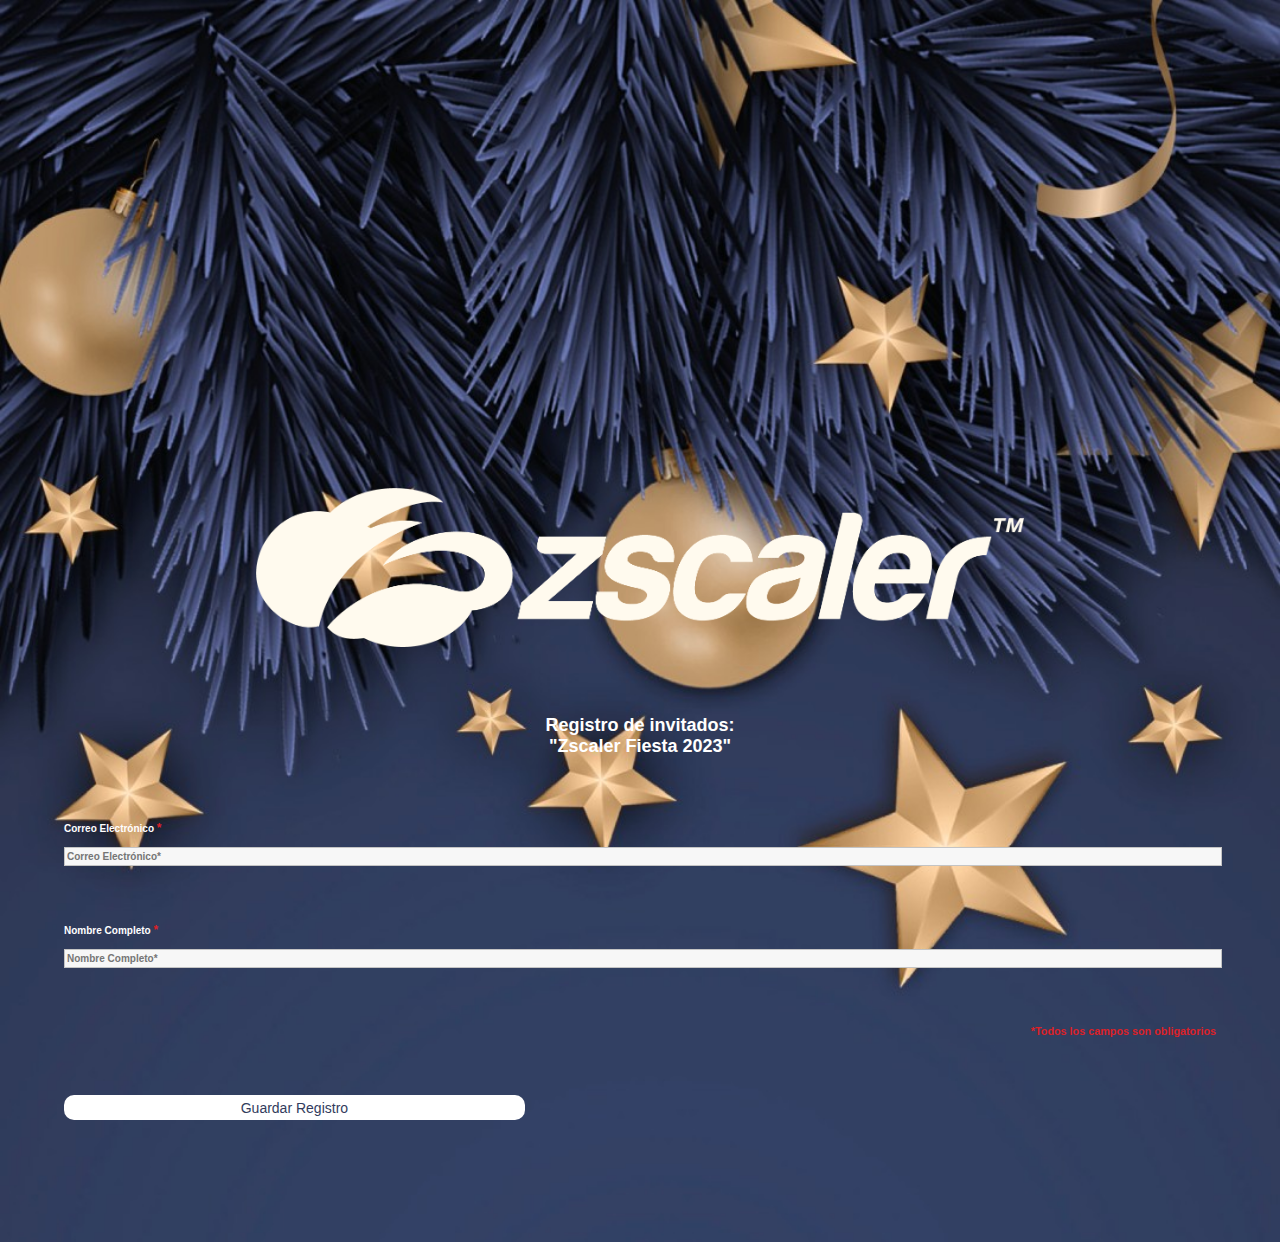
<file: sumapuntos.html>
<!DOCTYPE html>
<html lang="en">
<head>
    <meta charset="UTF-8">
    <meta name="viewport" content="width=device-width, initial-scale=1.0">
    <title>Future Event Registro</title>
    <link rel="stylesheet" href="css/style.css">
</head>
<body onload="cargaDatos()">
    <div class="espacio">
        <img src="img/logo.png" class="logo" alt="">
    </div>
    <br><br><br>

    <div class="title" id="numTotalMonedas">Agregamos 0 puntos nuevos</div> <br><br><br>
    <div class="title" id="numNuevasMonedas">0 puntos</div>
    
    <img src="img/2monedas.webp" alt="" srcset="" class="centerImage4" onclick="borraCookie()"/>
    
    <script src="js/cookies.js"></script>
    <script>

        function borraCookie(){
            setCookie("uuidUsuarios", "",10)
            localStorage.setItem("uuidUsuarios", "");
        }
        
        let urlServer = "https://mosaico.app:4000/fiestazscaler2023/"
        async function cargaDatos(){

            const queryString = window.location.search;
            const urlParams = new URLSearchParams(queryString);
            let uuid_ = urlParams.get('uuid');
            let uuidExperiencias_ = urlParams.get('uuidExperiencias');
            let uuidExperiencias = uuid_ == null ? uuidExperiencias_ : uuid_;

            let numPuntos_ = urlParams.get('numPuntos');
            let puntos_ = urlParams.get('puntos');
            let numPuntos = numPuntos_ == null ? puntos_ : numPuntos_;
 
            console.log({uuidExperiencias})
            console.log({numPuntos})

            let a = getCookie("uuidUsuarios")
            let b = localStorage.getItem("uuidUsuarios");
            a =  a == null ? "" : a;
            b =  b == null ? "" : b;
            let uuidUsuarios = a == "" ? a : b;
            
            if(!uuidUsuarios){
                window.location.href = `index.html?uuid=${uuidExperiencias}&puntos=${numPuntos}`
            }
            
            dataJson = {
                "uuidUsuarios": uuidUsuarios,
                "uuidExperiencias": uuidExperiencias,
                "puntosExperiencias": numPuntos
            }

            const settings = {
                method: 'POST',
                headers: {
                    Accept: 'application/json',
                    'Content-Type': 'application/json',
                },
                body: 
                    JSON.stringify(dataJson)
            };
                            
            try {
                const fetchResponse = await fetch(`${urlServer}sumaPuntos`, settings);
                const data = await fetchResponse.json();
                resul = data.statusCode
                let puntosTotales = data.message[0].puntosTotales
                let puntosAgregados = data.message[0].puntosAgregados
                
                // document.getElementById("totalPuntos").innerHTML = puntosTotales
                // document.getElementById("nombreCompleto").innerHTML = nombreCompleto
                
                if(resul == 200){
                    document.getElementById("numTotalMonedas").innerHTML = "Te hemos agregado " + puntosAgregados + " puntos"
                    document.getElementById("numNuevasMonedas").innerHTML = puntosTotales + " puntos"
                    console.log("Puntos nuevos para este usuario")
                }else{
                    document.getElementById("numTotalMonedas").innerHTML = "Código QR ya escaneado previamente, se conservará el puntaje mayor."
                    document.getElementById("numNuevasMonedas").innerHTML = puntosTotales + " puntos"
                    console.log("Puntos ya asignados a ese usuario")
                }
            } catch (e) {
                console.log("Error:" + e)
            }

        }
    </script>
</body>
</html>
</file>
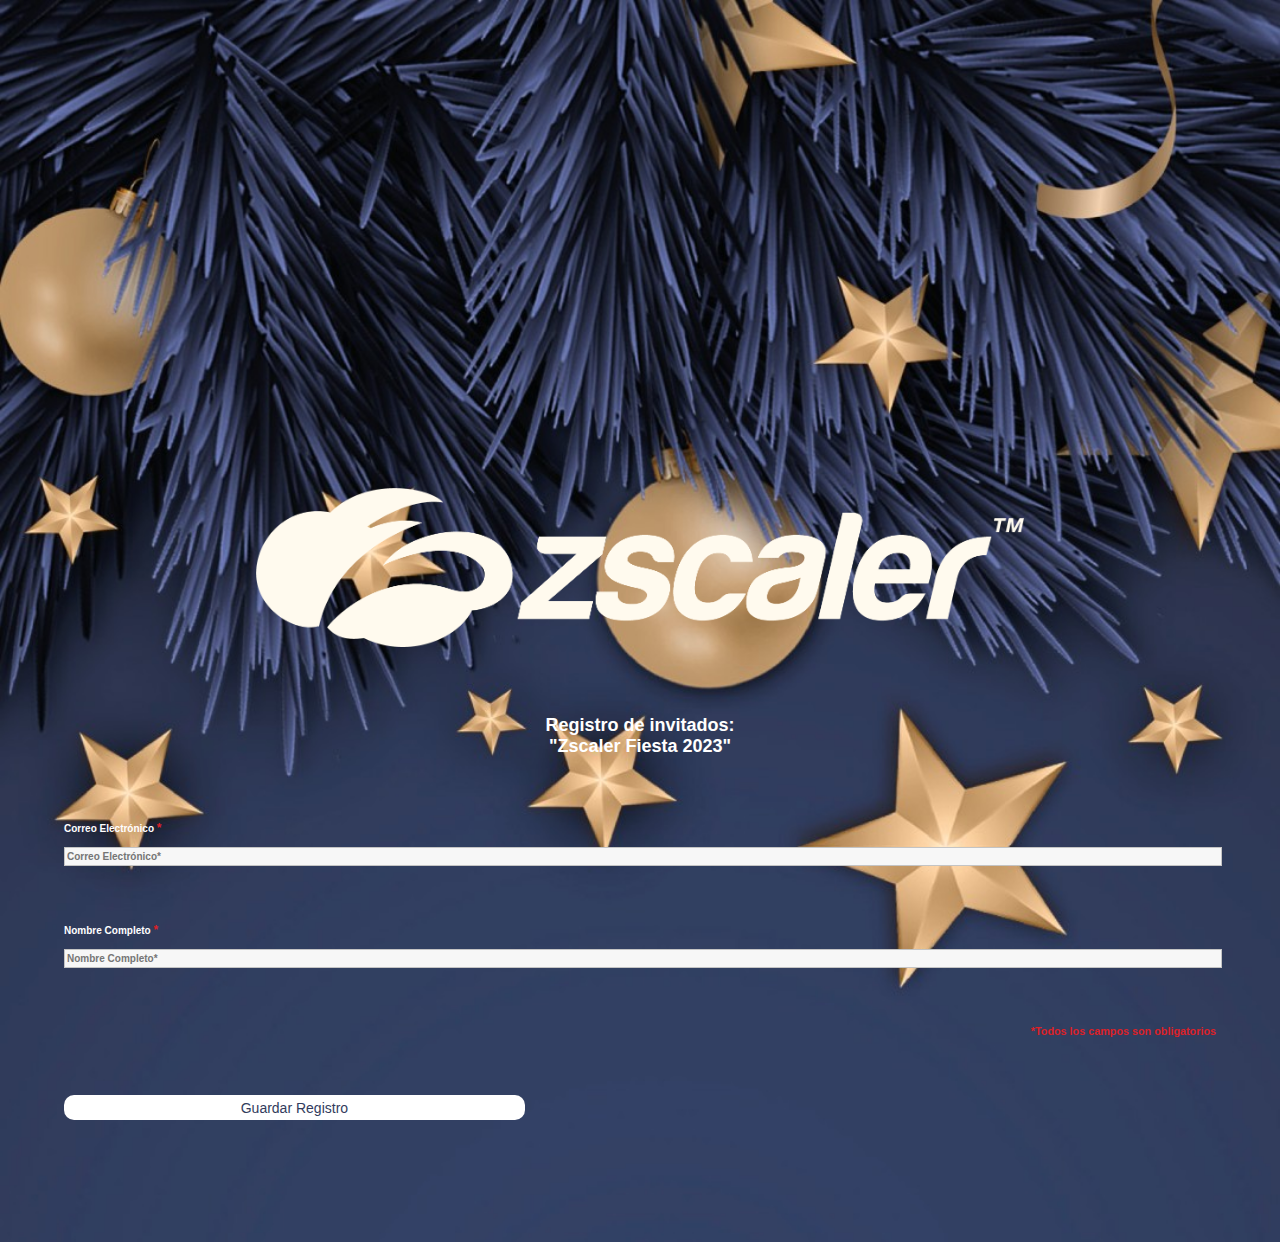
<file: welcome.html>
<!DOCTYPE html>
<html lang="en">
<head>
    <meta charset="UTF-8">
    <meta name="viewport" content="width=device-width, initial-scale=1.0">
    <title>fiestazscaler2023.com</title>
    <link rel="stylesheet" href="css/style.css">
    
</head>
<body onload="cargaDatos()">
    <!-- <img src="img/logo.jpg" alt="" srcset="" class="centerImage" onclick="borraCookie()"/> -->
    
    <div class="espacio">
        <img src="img/logo.png" class="logo" alt="">
        <div class="title2">Bienvenido al Portal de <br> Zscaler Fiesta 2023</div>
    </div>
    <br><br><br>
    <div class="title" id="nombreCompleto">Total de puntos conseguidos:</div>
    <div class="title3" id="puntosTotales">0 puntos</div>
    <br><br><br>
    <img src="img/muchasMonedas.webp" alt="" srcset="" class="centerImage4" onclick="borraCookie()"/>
    <script src="js/cookies.js"></script>
    <script>
        function borraCookie(){
            setCookie("uuidUsuarios", "",10)
            localStorage.setItem("uuidUsuarios", "");
        }
        
        let urlServer = "https://mosaico.app:4000/fiestazscaler2023/"
        async function cargaDatos(){

            const queryString = window.location.search;
            const urlParams = new URLSearchParams(queryString);
            let uuidExperiencias = urlParams.get('uuid');
            let numPuntos = urlParams.get('puntos');
            
            if ( uuidExperiencias=="" && numPuntos=="" ){
                console.log("Empezamos desde cero")
            }else{
                console.log({uuidExperiencias})
                console.log({numPuntos})
            }
            
            let a = getCookie("uuidUsuarios")
            let b = localStorage.getItem("uuidUsuarios");
            a =  a == null ? "" : a;
            b =  b == null ? "" : b;
            let uuidUsuarios = a == "" ? a : b;
            
            if(!uuidUsuarios){
                window.location.href = `index.html?uuid=${uuidExperiencias}&puntos=${numPuntos}`
            }
            
            dataJson = {
                "uuidUsuarios": uuidUsuarios,
                "uuidExperiencias": uuidExperiencias,
                "puntosExperiencias": numPuntos
            }

            const settings = {
                method: 'POST',
                headers: {
                    Accept: 'application/json',
                    'Content-Type': 'application/json',
                },
                body: 
                    JSON.stringify(dataJson)
            };
                            
            try {
                const fetchResponse = await fetch(`${urlServer}dameUsuarioByUUID`, settings);
                const data = await fetchResponse.json();
                resul = data.statusCode
                let puntosTotales = data.message[0].puntosTotales
                let nombreCompleto = data.message[0].nombreCompleto

                // let valPuntos = puntosTotales == null ? 0: puntosTotales
                
                // document.getElementById("puntosTotales").innerHTML = valPuntos
                // document.getElementById("nombreCompleto").innerHTML = nombreCompleto
                
                if(resul == 200){
                    nombreCompleto = data.message[0].nombreCompleto
                    document.getElementById("nombreCompleto").innerHTML = nombreCompleto
                    let puntosTotales = data.message[0].puntosTotales
                    document.getElementById("puntosTotales").innerHTML = puntosTotales === null ? "0 puntos" : puntosTotales + " puntos"
                }else{
                    console.log("Error: " + data.message)
                }
            } catch (e) {
                console.log("Error:" + e)
            }

        }
    </script>
</body>
</html>
</file>
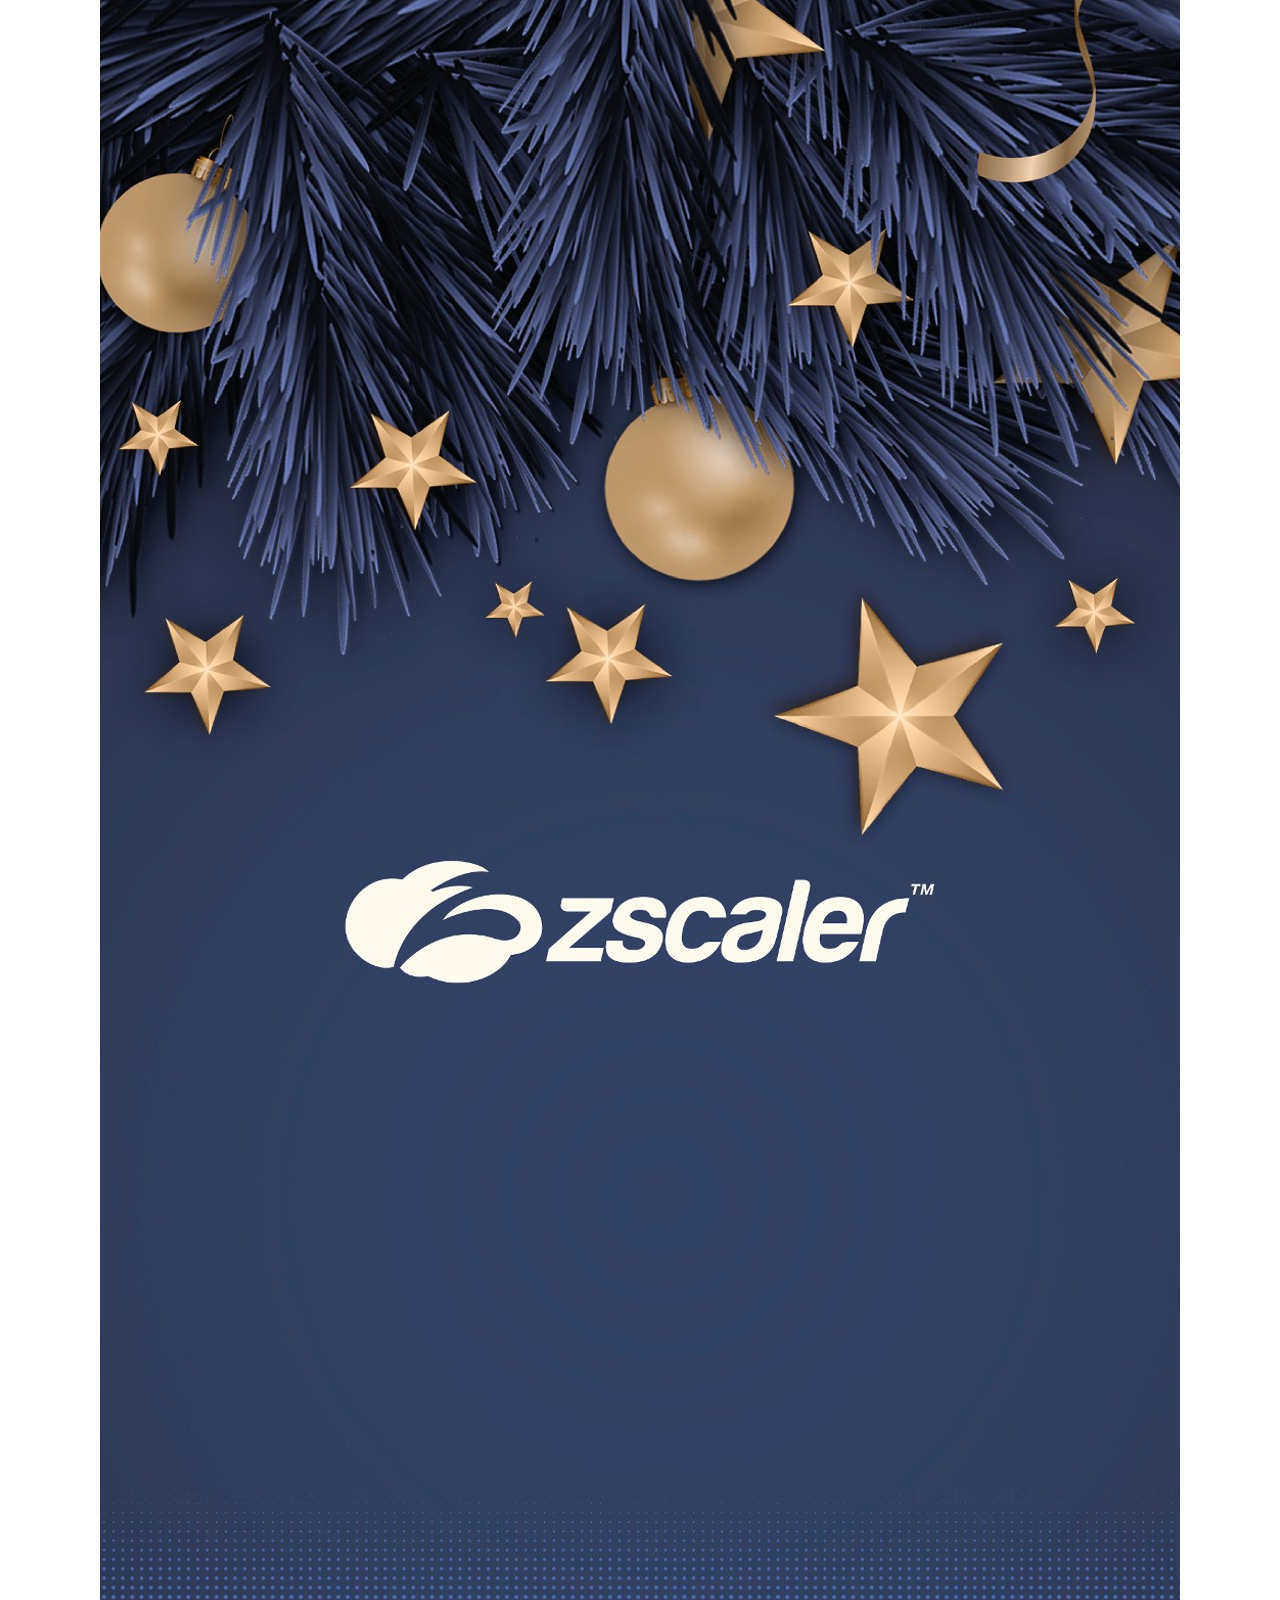
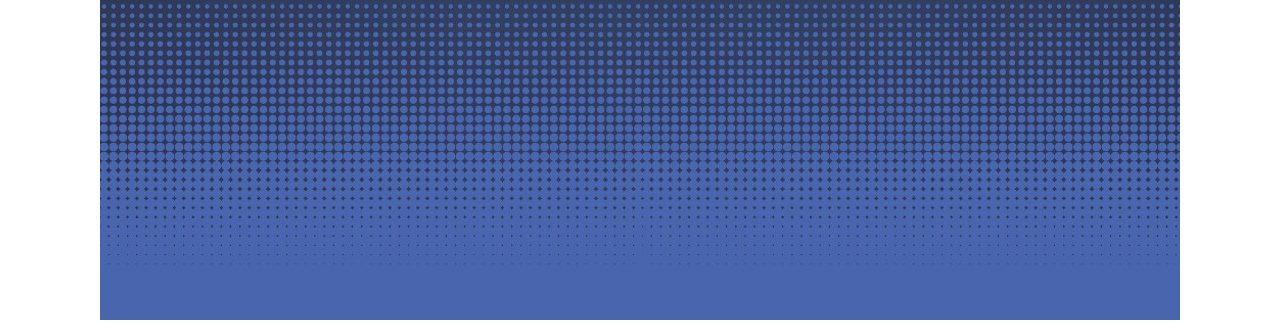
<file: zscaler.html>
<!DOCTYPE html>
<html lang="en">
<head>
    <meta charset="UTF-8">
    <meta http-equiv="X-UA-Compatible" content="IE=edge">
    <meta name="viewport" content="width=device-width, initial-scale=1.0">
    <title>LOTTIE</title>
    <script src="js/lottie.js"></script>
    <link rel="stylesheet" href="css/styleHD.css">
    <link rel="apple-touch-icon" sizes="180x180" href="/apple-touch-icon.png">
    <link rel="icon" type="image/png" sizes="32x32" href="/favicon-32x32.png">
    <link rel="icon" type="image/png" sizes="16x16" href="/favicon-16x16.png">
    <link rel="manifest" href="/site.webmanifest">
    <script src="js/jquery.min.js"  type='text/javascript'></script>
    <script src="js/qrcode.js"  type='text/javascript'></script>
    <script src="js/pixi.js"></script>
    <script src="js/cookie.js"type="text/javascript"></script>    
</head>
<body onload="cargaDatos()">
    <div id="element5" class="element siVisible">
        <img src="img/back2.jpg" alt="" srcset="" onclick="" id="imagen">
    </div>  
    <br><br><br><br><br><br><br><br><br><br><br><br><br><br><br><br><br><br><br><br><br><br>
    <div class="cuerpo element noVisible" id="divRuleta">
        <div class="centrado">
            <canvas id="myCanvas" class=""></canvas>    
        </div>
    </div>
    <div id="element1" class="element noVisible">
    </div>
    <div id="element2" class="element noVisible">
    </div>
    <div id="element3" class="element noVisible">
    </div>
    <div id="element4" class="element noVisible">
    </div>  
    
    
    <!-- <div id="elem" class="element"></div>-->
    <script type="text/javascript">
        //LAPTOP EMILIO 11:10pm del 24 de Mayo 2023
        let yaConfiguramosSerial = false
        var lottie1
        var lottie2
        var lottie3
        var lottie4
        let numPremios = 100
        let numHorasServicio = 100
        let horaArranque = '00:00'
        let metodoEntregaPremios = 0
        let numIntentos = 0
        let numLectura = 0
        let numGanadores = 0

        let numCarriles = 6
        let inventarioPremios = {
            carril01 : 0,
            carril02 : 0,
            carril03 : 0,
            carril04 : 0,
            carril05 : 0,
            carril06 : 0
        }
        let arrayGanadores = []
        let arrayGanadoresRandom = []
        // ;Emilio Jose San Miguel   :::KIA:::ID:::000021
        let maxQR = 36
        let numIntentosMaximo
        
        function cargaDatos(){
            //pregunta al usuario por el numero de premios a entregar
            numPremios = prompt("¿Cuantos premios se van a entregar?", "10");
            numIntentosMaximo = prompt("¿Cuantos participantes habra en la rifa?", "20");
            //convertir string a Int
            numPremios = parseInt(numPremios)
            numIntentosMaximo = parseInt(numIntentosMaximo)

            //Algoritmo de seleccion de ganadores
            //numPremios 
            //numIntentosMaximo 
            let listaGanadoresOrdenada = Array.from({length: numIntentosMaximo}, (v, k) => k+1); 
            console.log(listaGanadoresOrdenada)

            let listaGanadoresAleatoria = listaGanadoresOrdenada
            .map(value => ({ value, sort: Math.random() }))
            .sort((a, b) => a.sort - b.sort)
            .map(({ value }) => value)
            console.log(listaGanadoresAleatoria)

            arrayGanadoresRandom = listaGanadoresAleatoria.slice(0, numPremios);
            console.log(arrayGanadoresRandom)
            
            element = document.getElementById("element")
            lottie1 = lottie.loadAnimation({
            container: element1, // the dom element that will contain the animation
            renderer: 'svg',
            loop: true,
            autoplay: false,
            path: 'lottie/1663-balloons.json' // the path to the animation json
            });
            
            lottie2 = lottie.loadAnimation({
            container: element2, // the dom element that will contain the animation
            renderer: 'svg',
            loop: true,
            autoplay: false,
            path: 'lottie/92235-confetti.json' // the path to the animation json
            });

            lottie3 = lottie.loadAnimation({
            container: element3, // the dom element that will contain the animation
            renderer: 'svg',
            loop: true,
            autoplay: false,
            path: 'lottie/contador.json' // the path to the animation json
            });

            lottie4 = lottie.loadAnimation({
            container: element4, // the dom element that will contain the animation
            renderer: 'svg',
            loop: true,
            autoplay: false,
            path: 'lottie/91878-bouncy-fail.json' // the path to the animation json
            });

            //Leer desde Cookie los valores persistentes
            metodoEntregaPremios = parseInt(getCookie("metodoEntregaPremios"));
            numPremios = parseInt(getCookie("numPremios"))
            numGanadores = parseInt(getCookie("numGanadores"))
            numIntentos = parseInt(getCookie("numIntentos"))

            numHorasServicio = parseInt(getCookie("numHorasServicio"))
            horaArranque = getCookie("horaArranque")
            numCarriles = parseInt(getCookie("numCarriles"))
            inventarioPremios.carril01 = parseInt(getCookie("capacidadCarril1"))
            inventarioPremios.carril02 = parseInt(getCookie("capacidadCarril2"))
            inventarioPremios.carril03 = parseInt(getCookie("capacidadCarril3"))
            inventarioPremios.carril04 = parseInt(getCookie("capacidadCarril4"))
            inventarioPremios.carril05 = parseInt(getCookie("capacidadCarril5"))
            inventarioPremios.carril06 = parseInt(getCookie("capacidadCarril6"))
            arrayGanadores = getCookie("arrayGanadores").split(',');
            //arrayGanadoresRandom = getCookie("arrayGanadoresRandom").split(',');
                        
            creaEventosTeclado()
        }
        var port, textEncoder, writableStreamClosed, writer;
    
        async function connectSerial() {
            // if (document.getElementById("salir").innerHTML == "Salir" ){
            //     window.location.href = 'index.html';
            // }else{       
                strInput = ""
                console.log("entramos a conecct serial")
                if ("serial" in navigator) {
                    try {

                        const portsYaAutorizados = await navigator.serial.getPorts();    
                        if (portsYaAutorizados.length){
                            port = portsYaAutorizados[0];
                            console.log("Ya autorizado");
                        }else{
                            console.log("Vamos a Preguntar de nuevo");
                            const filters = [
                            { usbVendorId: 0x2341, usbProductId: 0x0042 }
                            //     ,{ usbVendorId: 0x2341, usbProductId: 0x0001 }
                            ];
                            port = await navigator.serial.requestPort({ filters });
                        }
                        
                        await port.open({ baudRate: "9600" });
                        // const { usbProductId, usbVendorId } = port.getInfo();
                        // console.log({usbProductId})
                        // console.log({usbVendorId})
                        listenToPort();
            
                        textEncoder = new TextEncoderStream();
                        writableStreamClosed = textEncoder.readable.pipeTo(port.writable);
            
                        writer = textEncoder.writable.getWriter();
                        //await sendCharacterNumber(49);
                        // writer = port.writable.getWriter();
                        // const data = new Uint8Array([49]);
                        //document.getElementById("salir").innerHTML = "Entrega..."
                        //setTimeout(sendCharacterNumber,2000)
                        console.log("salimos de conect serial")
                        yaConfiguramosSerial=true
                    } catch(err) {
                        alert("Serial Connection Failed: " + err);
                    }
                }else{
                    alert("API serial no soportada");
                }
            // }
        }

        async function sendCharacterNumber(){
            let carrilParaDespachar = 0;
            let aleatorios = []
            if (inventarioPremios.carril01 > 0){
                aleatorios.push("carril01")
            }
             if (inventarioPremios.carril02 > 0){
                aleatorios.push("carril02")
            }
             if (inventarioPremios.carril03 > 0){
                aleatorios.push("carril03")
            }
             if (inventarioPremios.carril04 > 0){
                aleatorios.push("carril04")
            }
             if (inventarioPremios.carril05 > 0){
                aleatorios.push("carril05")
            }
             if (inventarioPremios.carril06 > 0){
                aleatorios.push("carril06")
            }

            const randomIndex = Math.floor(Math.random() * aleatorios.length);
            console.log({aleatorios})
            let seleccionado = aleatorios[randomIndex]
            console.log({seleccionado})


             if (seleccionado == "carril01"){
                carrilParaDespachar = 1
                --inventarioPremios.carril01;
            }else if (seleccionado == "carril02"){
                carrilParaDespachar = 2
                --inventarioPremios.carril02;
            }else if (seleccionado == "carril03"){
                carrilParaDespachar = 3
                --inventarioPremios.carril03;
            }else if (seleccionado == "carril04"){
                carrilParaDespachar = 4
                --inventarioPremios.carril04;
            }else if (seleccionado == "carril05"){
                carrilParaDespachar = 5
                --inventarioPremios.carril05;
            }else if (seleccionado == "carril06"){
                carrilParaDespachar = 6
                --inventarioPremios.carril06;
            }
            console.log({carrilParaDespachar})
             

            try{
                await writer.write("" + carrilParaDespachar);
            }catch(err){
                console.error("Mensaje: " + err)
            }
        }

        function iniciaAnimacion(){
            document.getElementById("element1").className = "element siVisible"
            document.getElementById("element2").className = "element siVisible"
            lottie1.play()
            lottie2.play()
        }

        function detenAnimacion(){
            document.getElementById("element1").className = "element noVisible"
            document.getElementById("element2").className = "element noVisible"
            lottie1.stop()
            lottie2.stop()
        }

        function iniciaAnimacionFail(){
            document.getElementById("element4").className = "element siVisible"
            lottie4.play()
        }

        function detenAnimacionFail(){
            document.getElementById("element4").className = "element noVisible"
            lottie4.stop()
        }

        async function regresa(){
            window.location.href = `zscaler.html`;
        }

        const canvas = document.getElementById('myCanvas');
        const app = new PIXI.Application({
            view: canvas,
            width: 1080,
            height: 1080,
            backgroundColor : 0x344164
            // backgroundColor : 0x00ff00
        });

        let girando = false;

        // app.loader.add('boton', '/jpg/boton.webp')
        // Load the bunny texture
        app.loader.add('arrow', 'img/arrow.png')

        // Load the bunny texture
        app.loader.add('ruleta', 'img/ruleta.png')
        .load(startup);

    function startup()
    {
        // var boton = new PIXI.Sprite(app.loader.resources.boton.texture);
        // boton.anchor.set(0.5);
        // boton.height = app.renderer.height/2;
        // boton.width = boton.height;

        // boton.x = app.renderer.width / 2;
        // boton.y = app.renderer.height / 9;
        
        var arrow = new PIXI.Sprite(app.loader.resources.arrow.texture);
        arrow.anchor.set(0.5);

        arrow.width = app.renderer.width/10;
        arrow.height = app.renderer.height/10;
        arrow.x = app.renderer.width / 2;
        
        var ruleta = new PIXI.Sprite(app.loader.resources.ruleta.texture);

        // Center the sprite's anchor point
        ruleta.anchor.set(0.5);

        // Move the sprite to the center of the screen
        ruleta.height = app.renderer.height * .7;
        ruleta.width = ruleta.height;
        
        ruleta.x = app.renderer.width / 2;
        ruleta.y = app.renderer.height * .40;

        arrow.y = ruleta.y - ruleta.height/2;

        app.stage.addChild(ruleta);
        app.stage.addChild(arrow);
        // app.stage.addChild(boton);

                // Listen for animate update
        app.ticker.add(function(delta)
        {
            if(girando){
                ruleta.rotation += 0.1 * delta;
            }
        });

        // boton.on('click', gira);
        // boton.on('tap',  gira);
        // boton.interactive = true;
        // boton.buttonMode = true;

    }

    function gira(){
        if(girando){
            girando = false;
            //detenAnimacion()
        }else{
            girando = true
            //iniciaAnimacion()
        }
    }
    let strInput = ""
    let index = 0
    let idInvitado 

    function addEvent(element, eventName, callback) {
            if (element.addEventListener) {
                element.addEventListener(eventName, callback, false);
            } else if (element.attachEvent) {
                element.attachEvent("on" + eventName, callback);
            } else {
                element["on" + eventName] = callback;
            }
        }
    
    async function creaEventosTeclado(){
            addEvent(document, "keypress", function (e) {
                e = e || window.event;
                console.log("**Leemos teclado**")
                console.log({strInput})
                console.log({index})
                key = e.key
                console.log({key})
                keyCode = e.keyCode
                console.log({keyCode})
                // strInput += e.key
                // index +=1
                let largoCodigoQR =maxQR
                if (e.keyCode == 13) {
                    largoCodigoQR = strInput.length
                }
                if (e.keyCode == 188) {
                    strInput=""
                    index = 0
                }
                excedeLargoCodigoQR = largoCodigoQR + 1
                if(index < largoCodigoQR){
                    // if(e.keyCode == 34){
                    //     console.log("alto")
                    //     strInput += "@"
                    // }else if(e.keyCode == 39){
                    //     console.log("alto")
                    //     strInput += "-"
                    // }else if(e.keyCode == 63){
                    //     console.log("alto")
                    //     strInput += "_"
                    // }else{
                           strInput += e.key
                    // }
                    
                    index +=1
                }else if(index == largoCodigoQR){
                    console.log("**Entramos con: **")
                    temp  = strInput;
                    idInvitado = temp
                    console.log({idInvitado})
                    tenemosQR(idInvitado)
                    index = 0
                    strInput = ""
                }else if(index > largoCodigoQR){
                    index = 0
                    strInput = ""
                }
            });

            document.addEventListener('paste', (event) => {
                largoCodigoQR = maxQR
                event.preventDefault();
                nuevo = (event.clipboardData.getData('text/plain'));
                paste = nuevo;
                index = paste.length
                let strLlenado = paste.toUpperCase()
                if(index == (largoCodigoQR)){
                    index = 0
                    strInput = ''
                    idInvitado = simboloQR + paste
                    tenemosQR(idInvitado)
                }else if(strLlenado.toUpperCase() == simboloQR + "LLENADO"){
                    idInvitado = paste
                    tenemosQR(idInvitado)      
                }else if(instruccion == "STATUS"){
                    dameStatus()
                }else if(strLlenado.toUpperCase() == simboloQR + "RESETGANADORES"){
                    numGanadores = 0
                    setCookie("numGanadores", numGanadores, 10);      
                }
            });
   
        }
        
        // let numPremios = 100
        // let numHorasServicio = 100
        // let horaArranque = new Date()
        // let numCarriles = 6
        // let numPremiosXcarril = 6

        let simboloQR = "///"
        // let simboloQR = "---"

        function dameStatus(){
            let str = 
            `
            # de Códigos QR leídos: ${numLectura}
            # de ganadores: ${numGanadores}
            Carril 1: ${inventarioPremios.carril01}
            Carril 2: ${inventarioPremios.carril02}
            Carril 3: ${inventarioPremios.carril03}
            Carril 4: ${inventarioPremios.carril04}
            Carril 5: ${inventarioPremios.carril05}
            Carril 6: ${inventarioPremios.carril06}
            `;
            alert(str)
        }

        async function tenemosQR(idInvitado){
            //Aqui verficiamos el segundo que es desde la hora de inciio y validamos en array
            console.log({idInvitado})

            //Vamos a ver si es intruccion de llenado de vending
            if(idInvitado.includes(simboloQR)){
                let instruccion = idInvitado.split(simboloQR)[1]
                instruccion = instruccion.toUpperCase()
                if(instruccion == "RESETGANADORES"){
                    numLectura = 0
                    setCookie("numLectura", numLectura, 10);
                    numGanadores = 0
                    setCookie("numGanadores", numGanadores, 10);
                    dameStatus()
                }else if(instruccion == "STATUS"){
                    dameStatus()
                }else if(instruccion == "LLENADO"){
                    console.log("entramos llenado")
                    inventarioPremios.carril01 = parseInt(getCookie("capacidadMaximaCarril1"))
                    inventarioPremios.carril02 = parseInt(getCookie("capacidadMaximaCarril2"))
                    inventarioPremios.carril03 = parseInt(getCookie("capacidadMaximaCarril3"))
                    inventarioPremios.carril04 = parseInt(getCookie("capacidadMaximaCarril4"))
                    inventarioPremios.carril05 = parseInt(getCookie("capacidadMaximaCarril5"))
                    inventarioPremios.carril06 = parseInt(getCookie("capacidadMaximaCarril6"))

                    setCookie("capacidadCarril1", inventarioPremios.carril01, 10);
                    setCookie("capacidadCarril2", inventarioPremios.carril02, 10);
                    setCookie("capacidadCarril3", inventarioPremios.carril03, 10);
                    setCookie("capacidadCarril4", inventarioPremios.carril04, 10);
                    setCookie("capacidadCarril5", inventarioPremios.carril05, 10);
                    setCookie("capacidadCarril6", inventarioPremios.carril06, 10);
                    dameStatus()
                }else if(idInvitado.length == (maxQR + simboloQR.length)){ //ID valido
                        // 
                    let str = idInvitado.split(simboloQR)
                    let strNombre = str[0]
                    let nombre = strNombre.substring(1,strNombre.length)
                    let marca = str[1]
                    let id = str[3]

                    //Ver en BD si es la primera vez que juega
                    let primeraVez = false
                    // let dataJson = {
                    //     idUsuario: parseInt(id)
                    // }
                    // //----------
                    // const settings = {
                    //     method: 'POST',
                    //     headers: {
                    //         Accept: 'application/json',
                    //         'Content-Type': 'application/json',
                    //     },
                    //     body: 
                    //         JSON.stringify(dataJson)
                    // };
                        
                    // try {
                    //     const fetchResponse = await fetch(`http://localhost:4000/kia/guardaIdParticipante`, settings);
                    //     const data = await fetchResponse.json();
                    //     let resul = data.statusCode
                    //     // let resul = 200; 
                    //     if(resul == 200){
                    //         console.log("Datos guardados correctamente")
                    //         primeraVez = true
                    //     }else{
                    //         console.log("Error: " + data.message);
                    //         primeraVez = false
                    //     }
                    // } catch (e) {
                    //     console.log("Error:" + e);
                    // }
                    //----------
                    // let horaDeArranqueActivacion = new Date()
                    // horaDeArranqueActivacion.setHours(parseInt(horaArranque.split(":")[0] ))
                    // horaDeArranqueActivacion.setMinutes(parseInt(horaArranque.split(":")[1]))
                    // horaDeArranqueActivacion.setSeconds(0)

                    // let horaActualActivacion = new Date() 
                    // console.log({horaActualActivacion})
                    // let segmentoDeJuego = (horaActualActivacion - horaDeArranqueActivacion) / 1000
                    // console.log({segmentoDeJuego})

                    // if(segmentoDeJuego < 0){
                    //     primeraVez = true 
                    // }
                    
                    // if (metodoEntregaPremios==1){
                    //     primeraVez = true
                    // }

                    //--------------
                    primeraVez = true        
                    if(primeraVez){
                        document.getElementById("imagen").src = "img/back.jpg"
                        document.getElementById("divRuleta").className = "cuerpo element siVisible"

                        //document.getElementById("nombre").innerHTML = nombre
                        document.getElementById("element3").className = "element siVisible"
                        lottie3.play()
                        setTimeout(() => {
                            
                            document.getElementById("element3").className = "element noVisible"
                            lottie3.stop()    
                            gira()
                            setTimeout(() => {                                
                                gira()
                                let resul = evaluamosSiGana()
                                
                                if(resul){
                                    numGanadores++
                                    setCookie("numGanadores", numGanadores, 10);
                                    sendCharacterNumber()
                                    setCookie("capacidadCarril1", inventarioPremios.carril01, 10);
                                    setCookie("capacidadCarril2", inventarioPremios.carril02, 10);
                                    setCookie("capacidadCarril3", inventarioPremios.carril03, 10);
                                    setCookie("capacidadCarril4", inventarioPremios.carril04, 10);
                                    setCookie("capacidadCarril5", inventarioPremios.carril05, 10);
                                    setCookie("capacidadCarril6", inventarioPremios.carril06, 10);
                    
                                    document.getElementById("imagen").src = "img/ganador.jpg"
                                    document.getElementById("divRuleta").className = "cuerpo element noVisible"
                                    
                                    iniciaAnimacion()
                                    setTimeout(() => {
                                        detenAnimacion()
                                        document.getElementById("imagen").src = "img/back2.jpg"
                                        }, 7000);
                                }else{
                                    document.getElementById("imagen").src = "img/sinpremio.jpg"
                                    document.getElementById("divRuleta").className = "cuerpo element noVisible"
                                    
                                    iniciaAnimacionFail()
                                    setTimeout(() => {
                                        detenAnimacionFail()
                                        document.getElementById("imagen").src = "img/back2.jpg"
                                    }, 4000);
                                }
                            }, 4000);
                        }, 3000);
                    }else{
                        document.getElementById("imagen").src = "img/repetido.jpg"
                        setTimeout(() => {
                            document.getElementById("imagen").src = "img/back2.jpg"
                        }, 3000);
                    }
                }else{
                    document.getElementById("imagen").src = "img/repetido.jpg"
                    setTimeout(() => {
                        document.getElementById("imagen").src = "img/back2.jpg"
                    }, 3000);
                }
            }else if (idInvitado.length == maxQR){
                console.log("Error aqui")
            }
        }

        function evaluamosSiGana(){
            numLectura++
            metodoEntregaPremios = 0
            if(metodoEntregaPremios == 0){
                //Verificamos si numLectura esta dentro del array de Lista de Ganadores
                let resul = arrayGanadoresRandom.includes(numLectura)
                return resul
            }else if(metodoEntregaPremios == 1){
                let resul = numLectura % numIntentos
                if(resul == 1){
                    return true
                }

            }else if(metodoEntregaPremios == 2){
                let horaDeArranqueActivacion = new Date()
                horaDeArranqueActivacion.setHours(parseInt(horaArranque.split(":")[0] ))
                horaDeArranqueActivacion.setMinutes(parseInt(horaArranque.split(":")[1]))
                horaDeArranqueActivacion.setSeconds(0)

                let horaActualActivacion = new Date() 
                console.log({horaActualActivacion})
                let segmentoDeJuego = (horaActualActivacion - horaDeArranqueActivacion) / 1000
                console.log({segmentoDeJuego})

                if(segmentoDeJuego >= 0){ 
                    let duracionSegmento = numHorasServicio / numPremios
                    console.log({duracionSegmento})
                
                    //let segmentoActual =  (segmentoDeJuego/1000) % (duracionSegmento*60)
                    let segmentoActual =Math.floor((segmentoDeJuego) / (duracionSegmento*60))
                    console.log({segmentoActual})
                    ///KIA///ID///000026
                    if(segmentoActual >= numPremios ){
                        console.log("no hay premio ya nos pasamos segmentoActual > numPremios")
                        return false
                    }else{
                        let ganadoresDeSegmentoAnterior = false
                        let ganadoresDeSegmentoActual = false

                        if(segmentoActual == 0){
                            ganadoresDeSegmentoActual = arrayGanadores[segmentoActual]
                            ganadoresDeSegmentoAnterior = "true"
                        }else{
                            ganadoresDeSegmentoActual = arrayGanadores[segmentoActual] 
                            ganadoresDeSegmentoAnterior = arrayGanadores[segmentoActual-1]
                        }

                        if(ganadoresDeSegmentoAnterior=="false"){
                            console.log("SI hay premio, ganadoresDeSegmentoAnterior==0")
                            arrayGanadores[segmentoActual-1] = "true"
                            setCookie("arrayGanadores", arrayGanadores.toString(), 10)
                            return true
                        }else{
                            if(ganadoresDeSegmentoActual=="true"){
                                console.log("NO hay premio, ganadoresDeSegmentoActual==1")
                                return false
                            }else{
                                let segundoActualDentroDeSegmento =  (segmentoDeJuego) % (duracionSegmento*60)
                                console.log({segundoActualDentroDeSegmento})
                                console.log("comparamos contra: "+ arrayGanadoresRandom[segmentoActual])
                                console.log("todos los aleatorios: " + arrayGanadoresRandom.toString())
                                if(segundoActualDentroDeSegmento >= arrayGanadoresRandom[segmentoActual]){
                                    console.log("SI hay premio, segmentoDeJuego >= arrayGanadoresRandom[segmentoActual]")
                                    arrayGanadores[segmentoActual] = "true"
                                    setCookie("arrayGanadores", arrayGanadores.toString(), 10)
                                    return true
                                }else{
                                    console.log("NO hay premio, estamos en semento correcto pero todavia el aleatorio no nos toca")
                                    return false
                                }
                            }
                        }
                    }
                }else{
                    console.log("SI hay premio, estamos en pruebas antes del arranque")            
                    return true
                }
            }
        }

        async function listenToPort() {
            const textDecoder = new TextDecoderStream();
            const readableStreamClosed = port.readable.pipeTo(textDecoder.writable);
            const reader = textDecoder.readable.getReader();
            console.log("Vamos a escuchar el serial tambien")
            let str = ""
            // Listen to data coming from the serial device.
            while (true) {
                const { value, done } = await reader.read();
                if (done) {
                    //Allow the serial port to be closed later.
                    reader.releaseLock();
                    console.log("Serial: " + str);
                    str ="";
                    break;
                }
                // value is a string.
                str = str + value
            }
        }
    </script>
</body>
</html>
</file>
<file: css/style.css>
body {
    font-family: 'Roboto', sans-serif;
    font-size: 16px;
    color: white;
    margin: 0px;
    padding: 0px;
    border: 0px;
    background-image: url("../img/back.jpg");
    background-repeat: no-repeat;
    background-size: cover;
    background-attachment: fixed;
}

.centerImage {
    display: block;
    margin-left: auto;
    margin-right: auto;
    width: 100%;
    max-height: 40%;
}


.whiteLine {
    border-bottom: 4px solid white;
    margin: 0;
    padding: 0;
    width: 90%;
    margin-left: 5%;
    margin-top: 5%;
}

.goldLine {
    border-bottom: 4px solid #d4af37;
    margin: 0;
    padding: 0;
    width: 90%;
    margin-left: 5%;
    margin-top: 5%;
}

.title {
    text-align: center;
    font-size: large;
    font-weight: bold;
    margin: 0;
    padding: 0;
    margin-top: -10%;
}

.title2 {
    text-align: center;
    font-size: x-large;
    font-weight: bold;
    margin: 0;
    padding: 0;
    margin-top: -10%;
}

.title3 {
    text-align: center;
    font-size: 30px;
    font-weight: bold;
    margin: 0;
    padding: 0;
    margin-top: 7.5%;
    width: 50%;
    margin-left: 25%;
    position: absolute;
}

.title4{
    text-align: left;
    margin-left: 5%;
}


.centerImage2 {
    position: absolute;
    top: 75%;
    width: 30%;
    left: 35%;
}

.centerImage3 {
    position: absolute;
    top: 75%;
    width: 30%;
    left: 35%;
}
.instructions {
    text-align: center;
    font-size: x-small;
    font-weight: bold;
    margin: 0;
    padding: 0;
    margin-top: 5%;
}

.registrationForm {
    margin-top: 5%;
    margin-left: 5%;
    margin-right: 5%;
    margin-bottom: 5%;
}

.instructionsText {
    text-align: left;
    font-size: x-small;
    font-weight: bold;
    margin: 0;
    padding: 0;
    margin-top: 5%;
}

.asterisc {
    color: #DC2128;
    font-size: larger;
}

.elmentoFormularioinput{
    width: 100%;
    margin-top: 0px;
    height: 15px;
    background-color: #F7F7F7;
    border: 1px solid #c4c4c4;
    border-radius: 0;
    box-shadow: none;
    color: #787878;
    margin-top: 1%;
    margin-bottom: 5%;
    text-align: left;
    font-size: x-small;
    font-weight: bold;
}
.mensajeError{
    width: 90%;
    margin-left: 5%;
}

.botonRegistrarse{
    background: white;
    border: 0;
    color: #323C5D;
    height: 25px;
    margin-top: 5%;
    width: 40%;
    font-size: 14px;
    margin-bottom: 5%;
    border-radius: 10px;
    font-family: "Gotham", Calibri, Tahoma, sans-serif;
}

.left{
    text-align: right;
    font-size: xx-small;
}

.margen90{
    width: 90%;
    margin-left: 5%;
}

.red{
    color: #DC2128;
}

.gold{
    color: goldenrod;
}

.espacio{
    margin-top: 40vh;
}

.logo{
    width: 60%;
    margin-left: 20%;
    margin-top: 10%;
    margin-bottom: 15%;
}

.logo2{
    width: 60%;
    margin-left: 20%;
    margin-top: 10%;
    margin-bottom: 5%;
}


.centerImage4 {
    display: block;
    margin-left: auto;
    margin-right: auto;
    width: 30%;
    max-width: 100px;
}

.qr{
    display: block;
    margin-left: auto;
    margin-right: auto;
    width: 250px;
    margin-top: 1%;
    margin-bottom: 1%;
    background-color: white;
    padding: 20px;
}

.blanco{
    background-color: white;
}
</file>
<file: css/styleHD.css>
@font-face {
    font-family: "KiaSignatureFixBold";
    src: url('../fonts/TTF/KiaSignatureFixBold.ttf') format('truetype');
}
@font-face {
    font-family: "KiaSignatureFixLight";
    src: url('../fonts/TTF/KiaSignatureFixLight.ttf') format('truetype');
}
@font-face {
    font-family: "KiaSignatureFixRegular";
    src: url('../fonts/TTF/KiaSignatureFixRegular.ttf') format('truetype');
}

body{
    /* background-color: white; */
    margin: 0px;
    padding: 0px;
    border: 0px;
    text-align: center;
    overflow: hidden; /* Hide scrollbars */
}
    .imagenPortada{
        width: 100%;
        margin-top: -130px;
    }

    .logo{
        position: absolute;
        top: 18%;
        left: 10%;
        width: 350px;
    }

    .titulo{
        margin-top: 2%;
        margin-bottom: 2%;
        font-family: "KiaSignatureFixBold";
        font-size: large;
    }

    .titulo2{
        margin-top: 2%;
        margin-bottom: 2%;
        font-family: "KiaSignatureFixBold";
        font-size: xx-large;
    }

    .inputDatos{
        font-family: "KiaSignatureFixLight";
        width: 60%;
        margin-top: 1%;
        margin-bottom: 1%;
        font-size: larger;
        border-radius: 5px;
        padding-left: 12px;
    }

    .inputDatosSelect{
        font-family: "KiaSignatureFixLight";
        width: 63.5%;
        margin-top: 1%;
        margin-bottom: 1%;
        font-size: larger;
        border-radius: 5px;
        padding-left: 12px;
        color: gray;
        background-color: white;
        border-color: gray;
    }

    .checkbox{
        text-align: left;
        font-family: "KiaSignatureFixLight";
        width: 63.5%;
        margin-left: 18.25%;
        margin-top: 1%;
        margin-bottom: 1%;
        font-size: larger;
        border-radius: 5px;
    }

    .privacidad{
        text-decoration: underline;
        font-weight: 800;
    }

    .boton{
        background-color: black;
        color: white;
        font-family: "KiaSignatureFixBold";
        width: 63.5%;
        font-size: x-large;
        margin-top: 1%;
        padding-top: 20px;
        padding-bottom: 20px;
        border-radius: 10px;
    }

    
    .botonVerde{
        background-color: green;
        color: white;
        font-family: "KiaSignatureFixBold";
        width: 63.5%;
        font-size: x-large;
        margin-top: 1%;
        padding-top: 20px;
        padding-bottom: 20px;
        border-radius: 10px;
    }

    .checkboxIcon{
        width: 20px;
        height: 20px;
    }

    .mensajeError{
        margin-top: 2%;
        font-family: "KiaSignatureFixBold";
        color: red;
        font-weight: 800;
        font-size: x-large;
    }

    .centrado{
        align-items: center;
    }

    .qr{
        width: 30%;
        display: block;
        margin-left: auto;
        margin-right: auto;
        margin-top: 2%;
        margin-bottom: 2%;
    }

    .nombre{
        color: red;
    }

    .noVisible{
        visibility: hidden;
    }

    .siVisible{
        visibility: visible;
    }

    .element{
        position: absolute;
        width: 100%;
        height: 100%;
        z-index: 2;
    }

    .margen{
        width: 60%;
        margin-left: 20%;
        text-align: left;
    }

    .cuerpo{
        margin-top: 430px;
        width: 1080px;
        height: 1080px;
        z-index: 2;
    }

    .cuerpo2{
        text-align: center;
        margin-top: 100px;
        width: 100%;
        margin-left: 0%;
    }

    .cuerpo3{
        text-align: center;
        margin-top: 100px;
        width: 100%;
        margin-left: 0%;
    }

    .cuerpo4{
        text-align: center;
        width: 100%;
        margin-left: 0%;
    }
</file>
